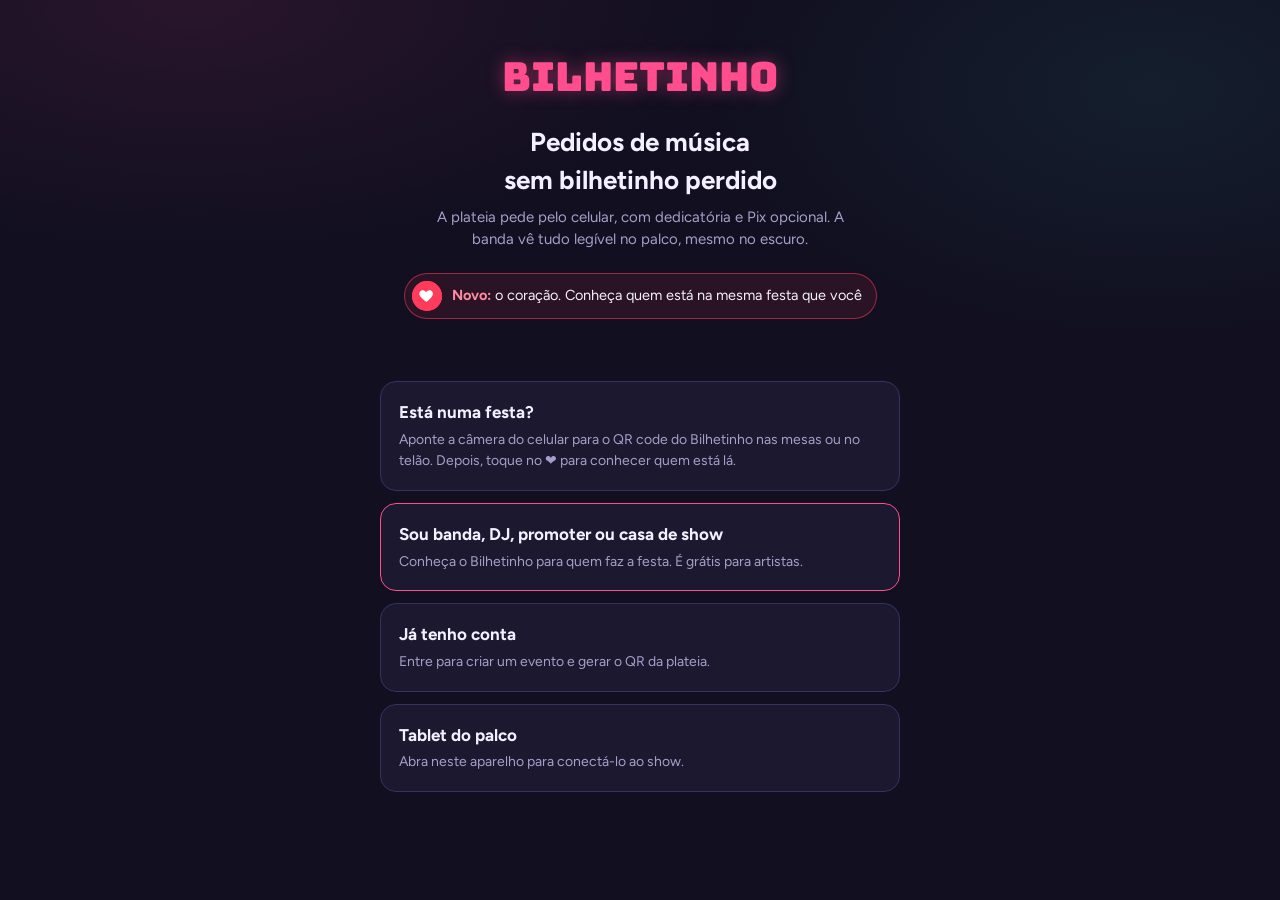
<file: index.html>
<!DOCTYPE html>
<html lang="pt-BR">
<head>
<meta charset="utf-8">
<meta name="viewport" content="width=device-width, initial-scale=1">
<meta name="theme-color" content="#1B1830">
<title>Bilhetinho · Peça sua música</title>
<meta name="description" content="Pedidos de música digitais para festas, bares e shows. A plateia pede pelo celular, a banda vê tudo legível no palco.">
<link rel="preconnect" href="https://fonts.googleapis.com">
<link href="https://fonts.googleapis.com/css2?family=Bungee&family=Figtree:wght@400;500;600;700;800&display=swap" rel="stylesheet">
<link rel="stylesheet" href="/assets/style.css">
<style>
.hero{padding:48px 20px 24px;text-align:center}
.hero .logo{font-size:40px}
.hero h1{font-size:26px;margin:18px auto 8px;max-width:22ch;text-wrap:balance}
.hero p{color:var(--muted);max-width:44ch;margin:0 auto}
.paths{display:grid;gap:12px;padding:20px;max-width:560px;margin:0 auto}
.path{display:block;text-decoration:none;color:var(--text);border:1px solid var(--line);background:var(--surface);border-radius:16px;padding:18px}
.path b{display:block;font-size:17px;margin-bottom:4px}
.path span{color:var(--muted);font-size:14px}
.path.main{border-color:var(--accent)}
</style>
</head>
<body>
<section class="hero">
  <div class="logo">Bilhetinho</div>
  <h1>Pedidos de música sem bilhetinho perdido</h1>
  <p>A plateia pede pelo celular, com dedicatória e Pix opcional. A banda vê tudo legível no palco, mesmo no escuro.</p>
  <div class="promo" style="margin-top:22px;cursor:default"><span class="mini-heart" aria-hidden="true"><svg viewBox="0 0 24 24"><path fill="currentColor" d="M12 21s-7.5-4.6-9.6-9.3C.9 8.3 3 4.5 6.7 4.5c2.1 0 3.6 1.2 4.4 2.5.2.3.6.3.8 0 .8-1.3 2.3-2.5 4.4-2.5 3.7 0 5.8 3.8 4.3 7.2C18.6 16.4 12 21 12 21z"/></svg></span><span><b>Novo:</b> o coração. Conheça quem está na mesma festa que você</span></div>
</section>
<section class="paths">
  <div class="path"><b>Está numa festa?</b><span>Aponte a câmera do celular para o QR code do Bilhetinho nas mesas ou no telão. Depois, toque no ❤ para conhecer quem está lá.</span></div>
  <a class="path main" href="/parceiros"><b>Sou banda, DJ, promoter ou casa de show</b><span>Conheça o Bilhetinho para quem faz a festa. É grátis para artistas.</span></a>
  <a class="path" href="/banda"><b>Já tenho conta</b><span>Entre para criar um evento e gerar o QR da plateia.</span></a>
  <a class="path" href="/palco"><b>Tablet do palco</b><span>Abra neste aparelho para conectá-lo ao show.</span></a>
</section>
</body>
</html>
</file>
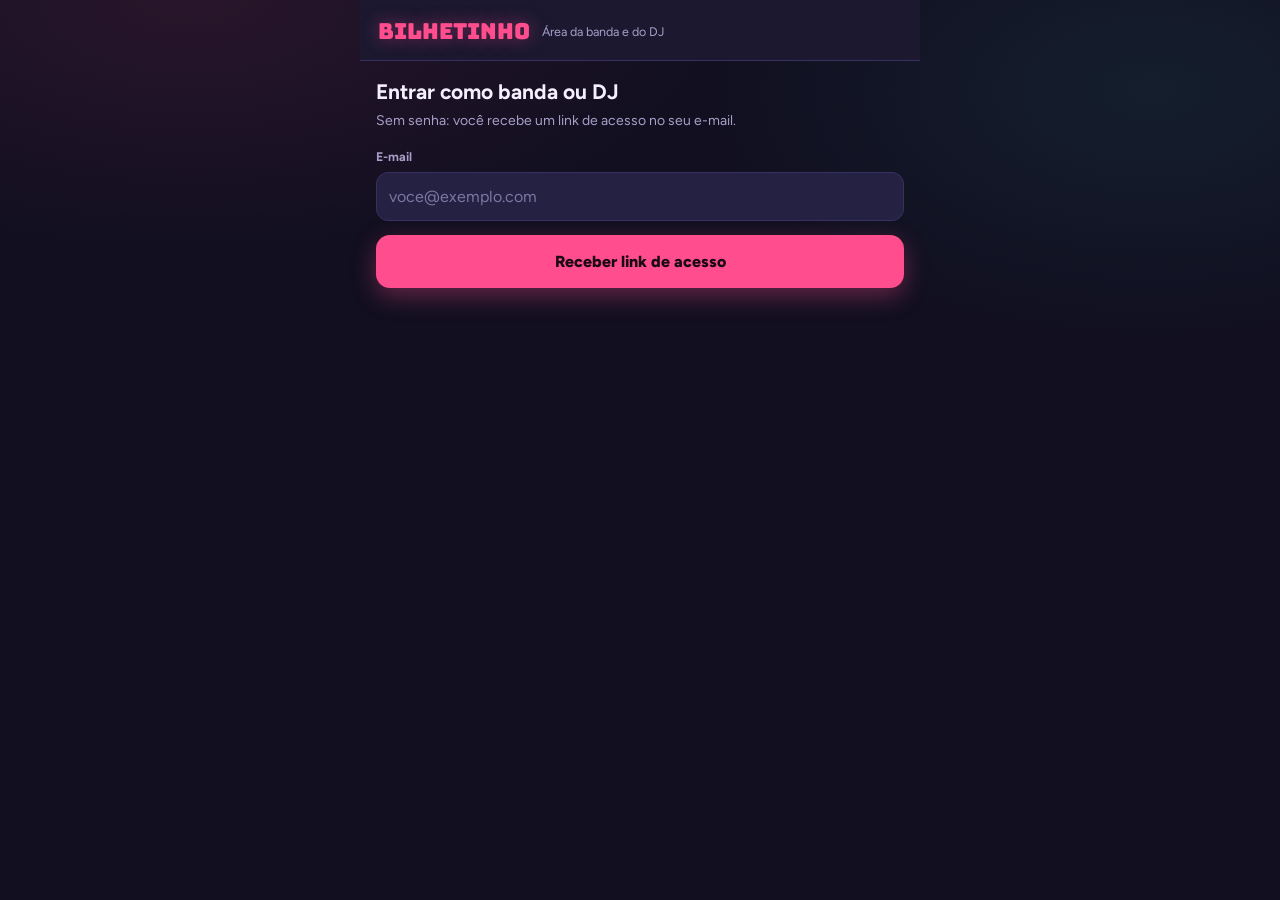
<file: banda.html>
<!DOCTYPE html>
<html lang="pt-BR">
<head>
<meta charset="utf-8">
<meta name="viewport" content="width=device-width, initial-scale=1, viewport-fit=cover">
<meta name="theme-color" content="#1B1830">
<title>Bilhetinho · Área da banda e do DJ</title>
<link rel="preconnect" href="https://fonts.googleapis.com">
<link href="https://fonts.googleapis.com/css2?family=Bungee&family=Figtree:wght@400;500;600;700;800&display=swap" rel="stylesheet">
<link rel="stylesheet" href="/assets/style.css">
<script src="/assets/vendor/supabase.js"></script>
<script src="/assets/vendor/qrcode.js"></script>
<style>
.ev-row{display:flex;gap:12px;align-items:center;width:100%;text-align:left;border:1px solid var(--line);background:var(--surface);border-radius:14px;padding:12px 14px;margin-bottom:8px}
.ev-row .d{flex:none;width:52px;text-align:center;border-right:1px solid var(--line);padding-right:10px}
.ev-row .d b{display:block;font-size:22px;line-height:1}
.ev-row .d span{font-size:11px;color:var(--muted);font-weight:700;text-transform:uppercase}
.ev-row .i{flex:1;min-width:0}
.ev-row .i b{display:block;font-size:15.5px}
.ev-row .i span{font-size:12.5px;color:var(--muted)}
.ev-row.live{border-color:var(--ok)}
.paper{background:#FBF7EF;color:#1B1530;border-radius:14px;padding:26px 22px 18px;text-align:center;box-shadow:0 20px 40px rgba(0,0,0,.45);position:relative;overflow:hidden;margin:6px 0 14px}
.paper::before{content:"";position:absolute;left:0;right:0;top:0;height:8px;background:repeating-linear-gradient(90deg,var(--accent) 0 40px,var(--accent-2) 40px 80px,var(--gold) 80px 120px)}
.paper .brand{font-family:var(--display);color:var(--accent);font-size:15px}
.paper h2{font-family:var(--display);font-weight:400;font-size:30px;line-height:1.05;margin:10px 0 4px;color:#1B1530}
.paper .evl{font-size:14.5px;font-weight:700}
.paper .when{font-size:13px;color:#5d5578}
.paper img{width:210px;height:210px;margin:14px auto 8px;display:block;image-rendering:pixelated}
.paper .how{font-size:14px;font-weight:600}
.paper .url{font-family:ui-monospace,Menlo,monospace;font-size:12px;color:#5d5578;margin-top:4px;word-break:break-all}
.paper .valid{margin-top:12px;font-size:11.5px;color:#7a7392;border-top:1px dashed #d8d0c0;padding-top:10px}
.btn-row{display:grid;grid-template-columns:1fr 1fr;gap:8px}
.okbig{width:64px;height:64px;border-radius:50%;background:var(--ok);display:grid;place-items:center;color:#06210f;font-size:30px;font-weight:800}
.back{background:none;border:0;color:var(--accent-2);font-weight:700;padding:0;margin-bottom:12px}
@media print{
  body{background:#fff}
  body *{visibility:hidden}
  .paper,.paper *{visibility:visible}
  .paper{position:absolute;left:50%;top:20mm;transform:translateX(-50%);width:120mm;box-shadow:none}
}
</style>
</head>
<body>
<div class="app">
  <header class="head" style="display:flex;align-items:center;gap:12px">
    <a class="logo" href="/">Bilhetinho</a>
    <span class="sub" style="margin:0" id="who">Área da banda e do DJ</span>
    <span style="flex:1"></span>
    <button type="button" class="chip-btn" id="logout" hidden>Sair</button>
  </header>
  <main class="body" id="body"><div class="center"><div class="spinner" aria-label="Carregando"></div></div></main>
</div>

<script type="module">
import { sb, configured, esc, brl, fmtDay, fmtTime, fmtDist, MODE_NAME, errMsg, qrDataUrl, toast, notConfigured } from "/assets/common.js";

const body = document.getElementById("body");
const params = new URLSearchParams(location.search);
let pairCode = params.get("pair");
let user = null, band = null, events = [];

if (!configured) notConfigured(body); else init();

async function init() {
  const { data: { session } } = await sb.auth.getSession();
  user = session && !session.user.is_anonymous ? session.user : null;
  if (!user) return loginView();
  document.getElementById("logout").hidden = false;
  document.getElementById("logout").onclick = async () => { await sb.auth.signOut(); location.href = "/banda"; };
  const { data } = await sb.from("bands").select("*").eq("id", user.id).maybeSingle();
  band = data;
  if (!band) return bandNameView();
  document.getElementById("who").textContent = band.name;
  await loadEvents();
  if (pairCode) return pairView();
  listView();
}

// Quando o link do e-mail é aberto, o Supabase avisa aqui e recarregamos.
sb?.auth.onAuthStateChange((evt, session) => {
  if (evt === "SIGNED_IN" && session && !session.user.is_anonymous && !user) init();
});

/* ---------- Login por e-mail ---------- */
function loginView(sentTo) {
  body.innerHTML = sentTo ? `
    <div class="center">
      <div class="okbig">✓</div>
      <h1 class="title">Confira seu e-mail</h1>
      <p>Mandamos um link de acesso para <b>${esc(sentTo)}</b>. Abra o e-mail <b>neste aparelho</b> e toque no link.</p>
      <p class="hint">Não chegou? Veja a caixa de spam ou tente de novo em um minuto.</p>
      <button class="ghost" type="button" id="again" style="max-width:280px">Usar outro e-mail</button>
    </div>` : `
    <h1 class="title">Entrar como banda ou DJ</h1>
    <p class="lead">${pairCode ? "Entre com o e-mail da banda ou do DJ para conectar o tablet do palco." : "Sem senha: você recebe um link de acesso no seu e-mail."}</p>
    <form id="loginForm" novalidate>
      <div class="field"><label for="email">E-mail</label><input class="inp" id="email" type="email" autocomplete="email" inputmode="email" placeholder="voce@exemplo.com" required></div>
      <button class="cta" type="submit" id="loginBtn">Receber link de acesso</button>
    </form>`;
  document.getElementById("again")?.addEventListener("click", () => loginView());
  document.getElementById("loginForm")?.addEventListener("submit", async e => {
    e.preventDefault();
    const email = document.getElementById("email").value.trim();
    if (!/^\S+@\S+\.\S+$/.test(email)) return toast("Digite um e-mail válido.", true);
    const btn = document.getElementById("loginBtn"); btn.disabled = true; btn.textContent = "Enviando…";
    const { error } = await sb.auth.signInWithOtp({ email, options: { emailRedirectTo: location.origin + "/banda" + location.search } });
    if (error) { btn.disabled = false; btn.textContent = "Receber link de acesso"; return toast(esc(errMsg(error)), true); }
    loginView(email);
  });
}

/* ---------- Nome da banda (primeiro acesso) ---------- */
function bandNameView() {
  body.innerHTML = `
    <h1 class="title">Bem-vindo ao Bilhetinho</h1>
    <p class="lead">Como você aparece para a plateia?</p>
    <form id="bandForm" novalidate>
      <div class="field"><label for="bname">Nome da banda ou do DJ</label><input class="inp" id="bname" maxlength="60" placeholder="Ex.: Banda Replay ou DJ Marcelo" required></div>
      <button class="cta" type="submit">Continuar</button>
    </form>`;
  document.getElementById("bandForm").addEventListener("submit", async e => {
    e.preventDefault();
    const name = document.getElementById("bname").value.trim();
    if (name.length < 2) return toast("Digite o nome da banda ou do DJ.", true);
    const { data, error } = await sb.rpc("save_band", { p_name: name });
    if (error) return toast(esc(errMsg(error)), true);
    band = data; init();
  });
}

/* ---------- Eventos ---------- */
async function loadEvents() {
  const { data } = await sb.from("events").select("*").eq("band_id", user.id).order("starts_at");
  events = data || [];
}
const isLive = ev => Date.now() >= new Date(ev.starts_at).getTime() - 3 * 3600e3 && Date.now() <= new Date(ev.ends_at).getTime() + 3600e3;
const isPast = ev => Date.now() > new Date(ev.ends_at).getTime() + 3600e3;
const eventUrl = ev => location.origin + "/e/" + ev.slug;

function evRow(ev) {
  const d = new Date(ev.starts_at);
  return `<button type="button" class="ev-row ${isLive(ev) ? "live" : ""}" data-ev="${ev.id}">
    <div class="d"><b>${String(d.getDate()).padStart(2, "0")}</b><span>${d.toLocaleDateString("pt-BR", { month: "short" }).replace(".", "")}</span></div>
    <div class="i"><b>${esc(ev.name)}</b><span>${esc(ev.venue || "Local a definir")} · ${fmtTime(ev.starts_at)} às ${fmtTime(ev.ends_at)}</span>
      ${isLive(ev) ? `<div><span class="pill tocada" style="margin-top:4px">Pedidos abertos</span></div>` : ""}</div>
  </button>`;
}

function listView() {
  history.replaceState(null, "", "/banda");
  const upcoming = events.filter(e => !isPast(e)), past = events.filter(isPast).reverse();
  body.innerHTML = `
    <h1 class="title">Seus eventos</h1>
    <p class="lead">Crie um evento para gerar o QR da plateia.</p>
    <button class="cta" type="button" id="newEv">Criar evento</button>
    <div class="sec">Próximos</div>
    ${upcoming.length ? upcoming.map(evRow).join("") : `<div class="empty">Nenhum evento marcado.</div>`}
    ${past.length ? `<details style="margin-top:12px"><summary>Eventos anteriores (${past.length})</summary><div style="margin-top:8px">${past.map(evRow).join("")}</div></details>` : ""}`;
  document.getElementById("newEv").addEventListener("click", createView);
  body.querySelectorAll("[data-ev]").forEach(b => b.addEventListener("click", () => detailView(events.find(e => e.id === b.dataset.ev))));
}

// Valor para <input type="datetime-local"> no fuso do aparelho.
function localInput(d) {
  const z = new Date(d.getTime() - d.getTimezoneOffset() * 60000);
  return z.toISOString().slice(0, 16);
}
function nextSaturday(hour) {
  const d = new Date(); d.setHours(hour, 0, 0, 0);
  d.setDate(d.getDate() + ((6 - d.getDay() + 7) % 7 || 7));
  return d;
}

function createView() {
  const s = nextSaturday(22), e = new Date(s.getTime() + 5 * 3600e3);
  const f = { mode: "prioridade", price: 30, limit: 2 };
  body.innerHTML = `
    <button class="back" type="button" id="back">← Voltar</button>
    <h1 class="title">Criar evento</h1>
    <p class="lead">Preencha uma vez. O QR da plateia fica pronto na hora.</p>
    <form id="evForm" novalidate>
      <div class="field"><label for="eName">Nome do evento</label><input class="inp" id="eName" maxlength="60" placeholder="Ex.: Flash Back Night" required></div>
      <div class="field"><label for="eVenue">Local</label><input class="inp" id="eVenue" maxlength="60" placeholder="Ex.: Clube Atlântico"></div>
      <div class="row-half">
        <div class="field"><label for="eStart">Começa</label><input class="inp" type="datetime-local" id="eStart" value="${localInput(s)}"></div>
        <div class="field"><label for="eEnd">Termina</label><input class="inp" type="datetime-local" id="eEnd" value="${localInput(e)}"></div>
      </div>
      <p class="hint" style="margin:-6px 0 14px">Os pedidos abrem 3 horas antes do início e fecham 1 hora depois do fim. Para testar agora, ponha o início para hoje.</p>
      <div class="field"><label for="eMode">Regra do Pix</label>
        <select class="inp" id="eMode">${Object.keys(MODE_NAME).map(k => `<option value="${k}" ${k === f.mode ? "selected" : ""}>${MODE_NAME[k]}</option>`).join("")}</select>
        <span class="hint">Dá para mudar durante o show, no tablet do palco.</span>
      </div>
      <div class="row-half" id="ffBox" hidden>
        <div class="field"><label for="ePrice">Valor do fura-fila</label><select class="inp" id="ePrice">${[20, 30, 50, 100].map(v => `<option value="${v}" ${v === 30 ? "selected" : ""}>${brl(v)}</option>`).join("")}</select></div>
        <div class="field"><label for="eLimit">Limite</label><select class="inp" id="eLimit">${[1, 2, 3, 5].map(v => `<option value="${v}" ${v === 2 ? "selected" : ""}>${v} por hora</option>`).join("")}</select></div>
      </div>
      <button class="cta" type="submit" id="evBtn">Criar evento</button>
    </form>`;
  document.getElementById("back").addEventListener("click", listView);
  document.getElementById("eMode").addEventListener("change", e => document.getElementById("ffBox").hidden = e.target.value !== "furafila");
  document.getElementById("evForm").addEventListener("submit", async e => {
    e.preventDefault();
    const name = document.getElementById("eName").value.trim();
    const start = new Date(document.getElementById("eStart").value), end = new Date(document.getElementById("eEnd").value);
    if (name.length < 2) return toast("Dê um nome ao evento.", true);
    if (isNaN(start) || isNaN(end)) return toast("Confira a data e o horário.", true);
    if (end <= start) return toast("O fim precisa ser depois do início.", true);
    const btn = document.getElementById("evBtn"); btn.disabled = true; btn.textContent = "Criando…";
    const { data, error } = await sb.rpc("create_event", {
      p_name: name, p_venue: document.getElementById("eVenue").value.trim(),
      p_starts: start.toISOString(), p_ends: end.toISOString(),
      p_pix_mode: document.getElementById("eMode").value,
      p_ff_price: +document.getElementById("ePrice").value, p_ff_limit: +document.getElementById("eLimit").value
    });
    if (error) { btn.disabled = false; btn.textContent = "Criar evento"; return toast(esc(errMsg(error)), true); }
    await loadEvents();
    toast("Evento criado! O <b>QR da plateia</b> está pronto.");
    detailView(data);
  });
}

function detailView(ev) {
  const url = eventUrl(ev);
  body.innerHTML = `
    <button class="back" type="button" id="back">← Seus eventos</button>
    <h1 class="title">${esc(ev.name)}</h1>
    <p class="lead">${esc(ev.venue || "")}${ev.venue ? " · " : ""}${fmtDay(ev.starts_at)}, ${fmtTime(ev.starts_at)} às ${fmtTime(ev.ends_at)} · ${MODE_NAME[ev.pix_mode]}${ev.pix_mode === "furafila" ? " " + brl(ev.ff_price) : ""}</p>
    <div class="paper">
      <div class="brand">Bilhetinho</div>
      <h2>Peça sua música</h2>
      <div class="evl">${esc(ev.name)} · ${esc(band.name)}</div>
      <div class="when">${esc(ev.venue || "")}${ev.venue ? " · " : ""}${fmtDay(ev.starts_at)}</div>
      <img alt="QR code da plateia" src="${qrDataUrl(url, 8)}">
      <div class="how">Aponte a câmera. Não precisa instalar nada.</div>
      <div class="url">${esc(url.replace(/^https?:\/\//, ""))}</div>
      <div class="valid">Vale só durante a festa: ${fmtDay(ev.starts_at)}, das ${fmtTime(ev.starts_at)} às ${fmtTime(ev.ends_at)}</div>
    </div>
    <div class="btn-row" style="margin-bottom:8px">
      <button class="btn go" type="button" id="imgTv" style="padding:12px">📺 Imagem para o telão</button>
      <button class="btn go" type="button" id="imgStory" style="padding:12px">📱 Imagem para o story</button>
    </div>
    <div class="btn-row">
      <button class="btn" type="button" id="print" style="padding:12px">🖨️ Imprimir QR</button>
      <button class="btn" type="button" id="copy" style="padding:12px">Copiar link</button>
    </div>
    <div class="sec">No dia do show</div>
    <div class="card-box">
      <b>❤ Local da festa (para o coração)</b>
      <p class="meta" style="margin:4px 0 10px" id="venueInfo">${venueText(ev)}</p>
      <button class="btn" type="button" id="venueHere" style="width:100%;padding:12px">📍 Registrar o local da festa aqui</button>
      <p class="hint" style="margin:8px 0 0">Faça isso no local do show, pelo celular: o GPS do celular é mais preciso que o de um computador.</p>
    </div>
    <div class="card-box">
      <b>Conectar o tablet do palco</b>
      <p class="meta" style="margin:4px 0 0">No tablet, abra <b>${esc(location.host)}/palco</b>. Depois aponte a câmera deste celular para o QR que aparecer lá.</p>
    </div>
    <a class="ghost" style="display:block;text-align:center;text-decoration:none;color:var(--text)" href="/palco?evento=${ev.id}">Abrir o palco neste aparelho</a>
    <a class="ghost" style="display:block;text-align:center;text-decoration:none;color:var(--text)" href="${esc(url)}" target="_blank" rel="noopener">Ver como a plateia vê</a>`;
  document.getElementById("back").addEventListener("click", listView);
  document.getElementById("print").addEventListener("click", () => window.print());
  document.getElementById("imgTv").addEventListener("click", () => qrImage(ev, url, 1920, 1080));
  document.getElementById("imgStory").addEventListener("click", () => qrImage(ev, url, 1080, 1920));
  document.getElementById("venueHere").addEventListener("click", () => registerVenue(ev));
  document.getElementById("copy").addEventListener("click", async e => {
    try { await navigator.clipboard.writeText(url); e.target.textContent = "Link copiado"; } catch (_) { toast(esc(url)); }
  });
  window.scrollTo(0, 0);
}

// Gera uma imagem pronta com o QR da plateia: 1920x1080 (telão/TV) ou 1080x1920 (story).
async function qrImage(ev, url, W, H) {
  try { await document.fonts.load("80px Bungee"); } catch (_) {}
  const c = document.createElement("canvas"); c.width = W; c.height = H;
  const g = c.getContext("2d");
  const bg = g.createLinearGradient(0, 0, W, H);
  bg.addColorStop(0, "#1B1830"); bg.addColorStop(1, "#110F20");
  g.fillStyle = bg; g.fillRect(0, 0, W, H);
  // faixa colorida no topo
  const stripe = ["#FF4D8D", "#3AD6C9", "#FFC24B"];
  for (let x = 0, i = 0; x < W; x += 80, i++) { g.fillStyle = stripe[i % 3]; g.fillRect(x, 0, 80, 14); }
  const qr = new Image();
  qr.src = qrDataUrl(url, 16);
  await qr.decode();
  const landscape = W > H;
  const q = landscape ? 720 : 760;                 // tamanho do QR
  const qx = landscape ? W - q - 150 : (W - q) / 2;
  const qy = landscape ? (H - q) / 2 + 10 : 760;
  g.fillStyle = "#ffffff";
  g.beginPath(); g.roundRect(qx - 30, qy - 30, q + 60, q + 60, 36); g.fill();
  g.imageSmoothingEnabled = false;
  g.drawImage(qr, qx, qy, q, q);
  const tx = landscape ? 150 : W / 2;
  const maxW = landscape ? qx - 30 - tx - 60 : W - 120;   // o texto nunca encosta no QR
  g.textAlign = landscape ? "left" : "center";
  g.fillStyle = "#FF4D8D"; g.font = "56px Bungee, Impact, sans-serif";
  g.fillText("BILHETINHO", tx, landscape ? 250 : 210, maxW);
  g.fillStyle = "#F4F0FF"; g.font = (landscape ? "120px" : "112px") + " Bungee, Impact, sans-serif";
  g.fillText("PEÇA SUA", tx, landscape ? 420 : 380, maxW);
  g.fillText("MÚSICA", tx, landscape ? 550 : 500, maxW);
  g.font = "600 46px Figtree, system-ui, sans-serif"; g.fillStyle = "#D9D2F3";
  const line = `${ev.name} · ${band.name}`;
  g.fillText(line.length > 40 ? line.slice(0, 39) + "…" : line, tx, landscape ? 650 : 600, maxW);
  g.font = "700 50px Figtree, system-ui, sans-serif"; g.fillStyle = "#3AD6C9";
  g.fillText("Aponte a câmera do celular", tx, landscape ? 790 : 685, maxW);
  g.font = "500 38px Figtree, system-ui, sans-serif"; g.fillStyle = "#A69FC8";
  g.fillText("Com dedicatória e Pix. Sem instalar nada.", tx, landscape ? 860 : H - 200, maxW);
  if (!landscape) { g.font = "600 34px ui-monospace, Menlo, monospace"; g.fillText(url.replace(/^https?:\/\//, ""), tx, H - 140); }
  const blob = await new Promise(r => c.toBlob(r, "image/png"));
  const a = document.createElement("a");
  a.href = URL.createObjectURL(blob);
  a.download = `bilhetinho-${ev.slug}-${landscape ? "telao" : "story"}.png`;
  document.body.appendChild(a); a.click(); a.remove();
  toast(landscape ? "Imagem do telão baixada. Mostre entre uma música e outra, ou deixe num canto da tela." : "Imagem do story baixada. Poste antes e durante o show.");
}

function venueText(ev) {
  if (ev.venue_lat == null) return "Ainda não registrado. Sem ele, o coração da plateia fica desligado.";
  const m = Math.round((Date.now() - new Date(ev.venue_set_at)) / 60000);
  const when = m < 1 ? "agora" : m < 60 ? `há ${m} min` : m < 1440 ? `há ${Math.floor(m / 60)} h` : fmtDay(ev.venue_set_at);
  return `Registrado ${when}${ev.venue_acc != null ? `, com precisão de ± ${fmtDist(ev.venue_acc)}` : ""}.`;
}
function registerVenue(ev) {
  const btn = document.getElementById("venueHere");
  if (!navigator.geolocation) return toast("Este navegador não informa a localização.", true);
  btn.disabled = true; btn.textContent = "Pegando a localização…";
  navigator.geolocation.getCurrentPosition(async pos => {
    const acc = pos.coords.accuracy;
    const { error } = await sb.rpc("set_venue_location", { p_event: ev.id, p_lat: pos.coords.latitude, p_lng: pos.coords.longitude, p_accuracy: acc });
    btn.disabled = false; btn.textContent = "📍 Registrar o local da festa aqui";
    if (error) return toast(esc(errMsg(error)), true);
    Object.assign(ev, { venue_lat: pos.coords.latitude, venue_lng: pos.coords.longitude, venue_acc: acc, venue_set_at: new Date().toISOString() });
    document.getElementById("venueInfo").textContent = venueText(ev);
    if (acc > 150) toast(`Registrado, mas o sinal está fraco (± ${fmtDist(acc)}). Vá para um lugar mais aberto e toque de novo.`, true);
    else toast(`Local da festa registrado (± ${fmtDist(acc)}). O coração já está liberado.`);
  }, err => {
    btn.disabled = false; btn.textContent = "📍 Registrar o local da festa aqui";
    toast(err.code === 1 ? "Libere a localização para este site no navegador e tente de novo." : "Não conseguimos a localização. Tente de novo num lugar mais aberto.", true);
  }, { enableHighAccuracy: true, timeout: 20000, maximumAge: 0 });
}

/* ---------- Pareamento do tablet ---------- */
function pairView() {
  const open = events.filter(e => !isPast(e));
  if (!open.length) {
    body.innerHTML = `<div class="center"><h1 class="title">Crie um evento primeiro</h1><p>Para conectar o tablet, você precisa ter um evento marcado.</p><button class="cta" type="button" id="mk" style="max-width:280px">Criar evento</button></div>`;
    document.getElementById("mk").addEventListener("click", () => { pairCode = null; createView(); });
    return;
  }
  const def = open.find(isLive) || open[0];
  body.innerHTML = `
    <h1 class="title">Conectar o tablet do palco</h1>
    <p class="lead">Escolha o show. O tablet passa a mostrar os pedidos dele.</p>
    <div class="field"><label for="pEv">Evento</label>
      <select class="inp" id="pEv">${open.map(e => `<option value="${e.id}" ${e.id === def.id ? "selected" : ""}>${esc(e.name)} · ${fmtDay(e.starts_at)}</option>`).join("")}</select></div>
    <button class="cta" type="button" id="pBtn">Conectar tablet</button>
    <button class="ghost" type="button" id="pCancel">Cancelar</button>`;
  document.getElementById("pCancel").addEventListener("click", () => { pairCode = null; listView(); });
  document.getElementById("pBtn").addEventListener("click", async () => {
    const btn = document.getElementById("pBtn"); btn.disabled = true; btn.textContent = "Conectando…";
    const { error } = await sb.rpc("approve_pairing", { p_code: pairCode, p_event: document.getElementById("pEv").value });
    if (error) { btn.disabled = false; btn.textContent = "Conectar tablet"; return toast(esc(errMsg(error)), true); }
    pairCode = null; history.replaceState(null, "", "/banda");
    body.innerHTML = `<div class="center"><div class="okbig">✓</div><h1 class="title">Tablet conectado!</h1><p>Os pedidos da plateia já aparecem no tablet do palco. Bom show!</p><button class="ghost" type="button" id="ok" style="max-width:280px">Voltar aos eventos</button></div>`;
    document.getElementById("ok").addEventListener("click", listView);
  });
}
</script>
</body>
</html>
</file>
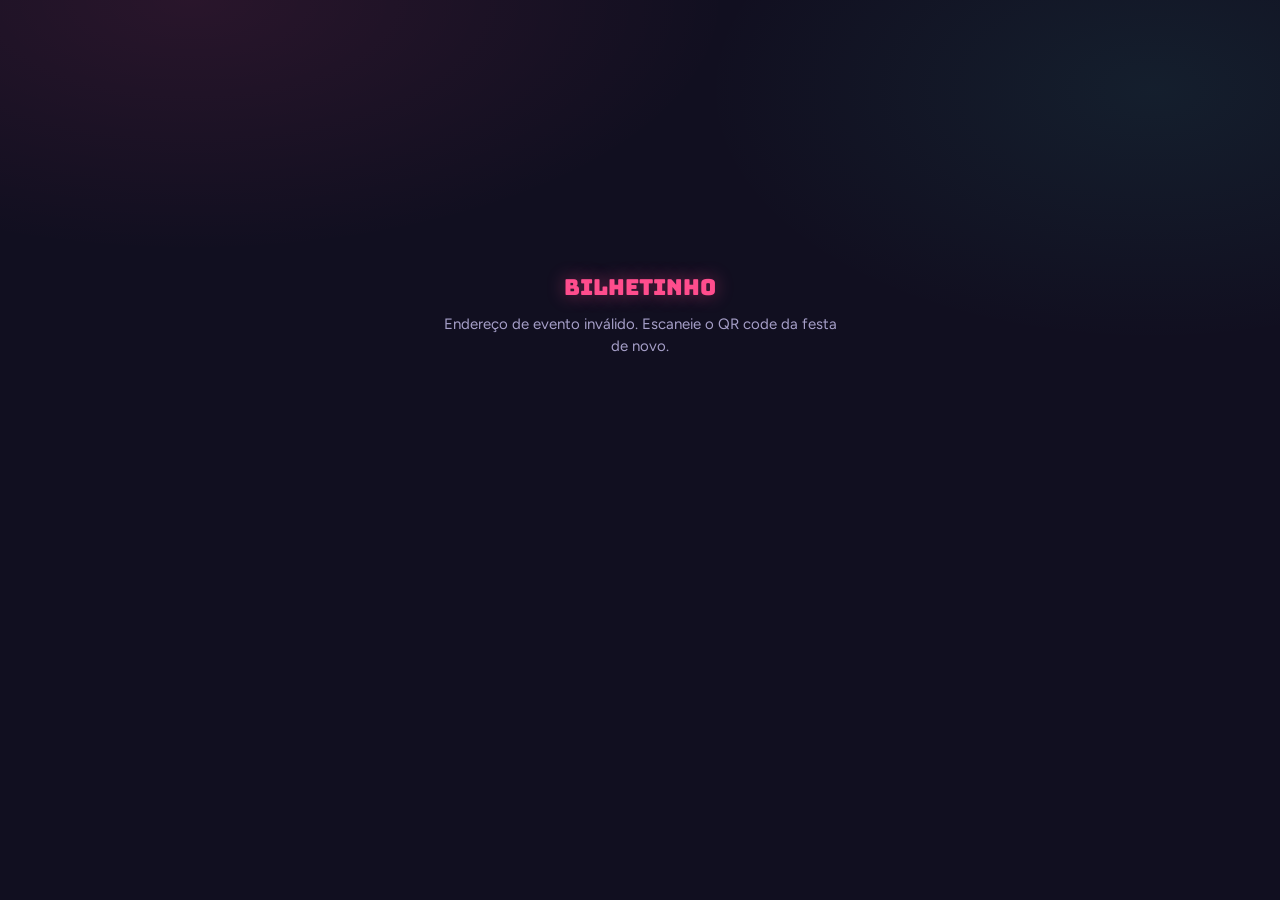
<file: e.html>
<!DOCTYPE html>
<html lang="pt-BR">
<head>
<meta charset="utf-8">
<meta name="viewport" content="width=device-width, initial-scale=1, viewport-fit=cover">
<meta name="theme-color" content="#1B1830">
<title>Bilhetinho · Peça sua música</title>
<link rel="preconnect" href="https://fonts.googleapis.com">
<link href="https://fonts.googleapis.com/css2?family=Bungee&family=Figtree:wght@400;500;600;700;800&display=swap" rel="stylesheet">
<link rel="stylesheet" href="/assets/style.css">
<script src="/assets/vendor/supabase.js"></script>
<script src="/assets/vendor/qrcode.js"></script>
</head>
<body>
<div class="app" id="app">
  <div class="center"><div class="spinner" aria-label="Carregando"></div></div>
</div>

<script type="module">
import { sb, configured, ensureSession, esc, norm, brl, ago, fmtDay, fmtTime, MODE_NAME, STATUS_TXT,
         eventWindow, errMsg, qrDataUrl, toast, store, notConfigured, voteIcon, CATALOG,
         money, pixSplit, SERVICE_FEE, FF_COMMISSION } from "/assets/common.js";
import { createHeart } from "/assets/coracao.js";

const app = document.getElementById("app");
const slug = (location.pathname.match(/\/e\/([^/?#]+)/) || [])[1] || new URLSearchParams(location.search).get("s");

let ev = null, me = null, reqs = [], myVotes = new Set(), tab = "pedir";
let draft = { song: null, query: "", msg: "", tip: 0, ff: false };
// O nome fica guardado no aparelho entre eventos; a mesa é perguntada em cada evento.
const profile = { name: (store("perfil") || {}).name || "", mesa: "" };
let needsProfile = false;
let heart = null;

function fatal(msg) {
  app.innerHTML = `<div class="center"><a class="logo" href="/">Bilhetinho</a><p>${msg}</p></div>`;
}

init();
async function init() {
  if (!configured) return notConfigured(app);
  if (!slug) return fatal("Endereço de evento inválido. Escaneie o QR code da festa de novo.");
  try { me = (await ensureSession()).user.id; }
  catch (e) { return fatal("Não foi possível entrar. " + esc(errMsg(e))); }

  const { data, error } = await sb.from("events").select("*, bands(name)").eq("slug", decodeURIComponent(slug)).maybeSingle();
  if (error || !data) return fatal("Evento não encontrado. Confira o QR code.");
  ev = data;
  profile.mesa = store("mesa_" + ev.id) || "";
  needsProfile = eventWindow(ev) !== "depois" && (!profile.name.trim() || !store("entrou_" + ev.id));

  app.innerHTML = `
    <header class="head">
      <div class="ev" id="evName"></div>
      <div class="sub" id="evSub"></div>
    </header>
    <main class="body" id="body"></main>
    <nav class="nav" aria-label="Menu"><div class="nav-in" role="tablist">
      <button role="tab" data-tab="pedir" type="button"><svg viewBox="0 0 24 24" fill="none" stroke="currentColor" stroke-width="2" stroke-linecap="round" stroke-linejoin="round"><path d="M9 18V5l12-2v13"/><circle cx="6" cy="18" r="3"/><circle cx="18" cy="16" r="3"/></svg>Pedir</button>
      <button role="tab" data-tab="fila" type="button"><svg viewBox="0 0 24 24" fill="none" stroke="currentColor" stroke-width="2" stroke-linecap="round"><path d="M8 6h13M8 12h13M8 18h13M3 6h.01M3 12h.01M3 18h.01"/></svg>Fila</button>
      <button role="tab" data-tab="coracao" type="button" class="nav-heart" aria-label="Coração: conhecer quem está na festa"><span class="heart-core"><svg viewBox="0 0 24 24" aria-hidden="true"><path fill="currentColor" d="M12 21s-7.5-4.6-9.6-9.3C.9 8.3 3 4.5 6.7 4.5c2.1 0 3.6 1.2 4.4 2.5.2.3.6.3.8 0 .8-1.3 2.3-2.5 4.4-2.5 3.7 0 5.8 3.8 4.3 7.2C18.6 16.4 12 21 12 21z"/></svg></span></button>
      <button role="tab" data-tab="meus" type="button"><svg viewBox="0 0 24 24" fill="none" stroke="currentColor" stroke-width="2" stroke-linecap="round" stroke-linejoin="round"><path d="M4 4h16v12H7l-3 4z"/></svg>Meus<span class="count" id="myCount" hidden></span></button>
      <button role="tab" data-tab="voce" type="button"><svg viewBox="0 0 24 24" fill="none" stroke="currentColor" stroke-width="2" stroke-linecap="round" stroke-linejoin="round"><circle cx="12" cy="8" r="4"/><path d="M4 21c0-4 4-6 8-6s8 2 8 6"/></svg>Você</button>
    </div></nav>
    <div class="sheet" id="sheet" hidden><div class="sheet-card" id="sheetCard"></div></div>`;
  document.querySelectorAll(".nav button").forEach(b => b.addEventListener("click", () => { tab = b.dataset.tab; render(); }));
  header();

  await Promise.all([loadReqs(), loadVotes()]);
  heart = createHeart({
    getEv: () => ev, me, getBody: body, isOpen: () => tab === "coracao",
    getName: () => profile.name, getMesa: () => profile.mesa,
    afterSongRequest: async () => { await Promise.all([loadReqs(), loadVotes()]); updateCount(); },
    setBadge: on => document.querySelector(".nav-heart")?.classList.toggle("has-news", on)
  });
  heart.listen();
  render();

  sb.channel("plateia-" + ev.id)
    .on("postgres_changes", { event: "*", schema: "public", table: "requests", filter: "event_id=eq." + ev.id }, onReqChange)
    .on("postgres_changes", { event: "UPDATE", schema: "public", table: "events", filter: "id=eq." + ev.id }, p => {
      const old = ev.pix_mode;
      ev = { ...ev, ...p.new };
      header();
      if (tab === "pedir") renderPedir();
      if (old !== ev.pix_mode) toast(`${artist()} mudou a regra do Pix: <b>${MODE_NAME[ev.pix_mode]}</b>.`);
    })
    .subscribe();
  // Ao voltar para o app (tela bloqueada etc.), recarrega a fila.
  document.addEventListener("visibilitychange", async () => { if (!document.hidden) { await loadReqs(); refresh(); } });
}

async function loadReqs() {
  const { data } = await sb.from("requests").select("*").eq("event_id", ev.id).order("created_at");
  reqs = data || [];
}
async function loadVotes() {
  const { data } = await sb.from("votes").select("request_id");
  myVotes = new Set((data || []).map(v => v.request_id));
}

function header() {
  document.getElementById("evName").textContent = ev.name;
  const w = eventWindow(ev);
  const status = w === "aberto" ? `<span class="badge-in">Pedidos abertos</span>`
               : w === "antes" ? `<span class="badge-off">Abre em ${fmtDay(ev.starts_at)}, ${fmtTime(ev.starts_at)}</span>`
               : `<span class="badge-off">Evento encerrado</span>`;
  document.getElementById("evSub").innerHTML = `${status} · ${esc(ev.bands?.name || "")}${ev.venue ? " · " + esc(ev.venue) : ""}`;
}

function onReqChange(p) {
  if (p.eventType === "INSERT") { if (!reqs.some(r => r.id === p.new.id)) reqs.push(p.new); }
  else if (p.eventType === "UPDATE") {
    const i = reqs.findIndex(r => r.id === p.new.id);
    const before = i >= 0 ? reqs[i] : null;
    if (i >= 0) reqs[i] = p.new; else reqs.push(p.new);
    if (p.new.user_id === me && before && before.status !== p.new.status) {
      const s = p.new.song;
      if (p.new.status === "tocando") toast(`${artist()} vai tocar <b>${esc(s)}</b> agora!`);
      else if (p.new.status === "nao") toast(`${artist()} não tem <b>${esc(s)}</b> no repertório hoje. Que tal pedir outra?`);
      else if (p.new.status === "tocada") toast(`<b>${esc(s)}</b> foi tocada. Valeu pelo pedido!`);
    }
  } else if (p.eventType === "DELETE") { reqs = reqs.filter(r => r.id !== p.old.id); }
  refresh();
}

// Atualiza a aba aberta sem apagar o que a pessoa está digitando.
function refresh() {
  if (needsProfile) return;
  updateCount();
  if (tab === "fila") renderFila();
  else if (tab === "meus") renderMeus();
}

function updateCount() {
  const n = reqs.filter(r => r.user_id === me).length;
  const c = document.getElementById("myCount");
  c.hidden = !n; c.textContent = n;
}

function render() {
  const nav = document.querySelector(".nav");
  if (needsProfile) { nav.hidden = true; renderPerfil(false); return; }
  nav.hidden = false;
  document.querySelectorAll(".nav button").forEach(b => b.setAttribute("aria-selected", String(b.dataset.tab === tab)));
  updateCount();
  if (tab === "pedir") renderPedir(); else if (tab === "fila") renderFila();
  else if (tab === "coracao") renderCoracao(); else if (tab === "voce") renderPerfil(true, true); else renderMeus();
  window.scrollTo(0, 0);
}

const body = () => document.getElementById("body");
// Nome da banda ou do DJ, como o público conhece.
const artist = () => esc(ev?.bands?.name || "o artista");
const findActive = song => reqs.find(r => norm(r.song) === norm(song) && (r.status === "fila" || r.status === "tocando"));

/* ---------- Primeiro uso: nome e mesa ---------- */
function renderPerfil(changing, inTab = false) {
  body().innerHTML = `
    <h1 class="title">${changing ? "Trocar nome ou mesa" : `Como você quer aparecer para ${artist()}?`}</h1>
    <p class="lead">${changing ? "Vale para os próximos pedidos." : "É só desta vez. Nos próximos pedidos você não precisa digitar de novo."}</p>
    <form id="perfilForm" novalidate>
      <div class="row2">
        <div class="field"><label for="pName">Seu nome</label><input class="inp" id="pName" maxlength="30" autocomplete="given-name" value="${esc(profile.name)}" required></div>
        <div class="field"><label for="pMesa">Mesa</label><input class="inp" id="pMesa" maxlength="6" inputmode="numeric" placeholder="opcional" value="${esc(profile.mesa)}"></div>
      </div>
      <button class="cta" type="submit">${changing ? "Salvar" : "Entrar na festa"}</button>
      ${changing && !inTab ? `<button class="ghost" type="button" id="pCancel">Cancelar</button>` : ""}
    </form>
    ${inTab ? `<div class="danger-zone">
      <b>Sair e apagar meus dados</b>
      <p>Apaga seu perfil do coração (foto, curtidas e matches), esquece seu nome e sua mesa neste celular e desconecta você. Os pedidos de música já enviados continuam na fila, mas deixam de ficar ligados a você.</p>
      <button type="button" class="btn-danger" id="wipeBtn">Sair e apagar meus dados</button>
    </div>` : ""}`;
  const nameInp = document.getElementById("pName");
  if (!profile.name) nameInp.focus();
  document.getElementById("pMesa").addEventListener("input", e => { e.target.value = e.target.value.replace(/[^0-9a-zA-Z]/g, ""); });
  document.getElementById("pCancel")?.addEventListener("click", () => render());
  document.getElementById("wipeBtn")?.addEventListener("click", wipeAll);
  document.getElementById("perfilForm").addEventListener("submit", e => {
    e.preventDefault();
    const name = nameInp.value.trim();
    if (!name) { toast(`Digite seu nome para ${artist()} saber de quem é o pedido.`, true); nameInp.focus(); return; }
    profile.name = name;
    profile.mesa = document.getElementById("pMesa").value.trim();
    store("perfil", { name: profile.name });
    store("mesa_" + ev.id, profile.mesa);
    store("entrou_" + ev.id, true);
    needsProfile = false;
    tab = "pedir"; render();
  });
  window.scrollTo(0, 0);
}

/* ---------- Sair e apagar meus dados ---------- */
async function wipeAll() {
  const btn = document.getElementById("wipeBtn");
  if (!btn.dataset.sure) { btn.dataset.sure = "1"; btn.textContent = "Toque de novo para apagar tudo"; return; }
  btn.disabled = true; btn.textContent = "Apagando…";
  try {
    await heart.wipe();
    try {
      Object.keys(localStorage).filter(k => k === "bh_perfil" || k.startsWith("bh_mesa_") || k.startsWith("bh_entrou_"))
        .forEach(k => localStorage.removeItem(k));
    } catch (_) {}
    await sb.auth.signOut();
    app.innerHTML = `<div class="center"><div class="okbig">✓</div><h1 class="title">Pronto, seus dados foram apagados</h1>
      <p>Se abrir o QR da festa de novo, você entra como uma pessoa nova.</p>
      <a class="ghost" href="/" style="max-width:260px;display:block;text-align:center;text-decoration:none;color:var(--text)">Ir para o início</a></div>`;
  } catch (e) {
    toast(esc(errMsg(e)), true);
    btn.disabled = false; btn.dataset.sure = ""; btn.textContent = "Sair e apagar meus dados";
  }
}

/* ---------- Coração (assets/coracao.js) ---------- */
function renderCoracao() { heart.render(); }

/* ---------- Pedir ---------- */
function ffUsedThisHour() {
  const h = Date.now() - 3600e3;
  return reqs.filter(r => r.ff && r.tip_status !== "none" && new Date(r.created_at) > h).length;
}
function ruleText() {
  if (ev.pix_mode === "destaque") return `<b>${artist()}:</b> o Pix vai direto para o artista e destaca seu pedido na tela. A ordem continua pelos votos.`;
  if (ev.pix_mode === "prioridade") return `<b>${artist()}:</b> pedidos com Pix ganham uma pequena prioridade na fila (valem 2 votos a mais). Quem decide o que toca é o artista.`;
  const left = Math.max(0, ev.ff_limit - ffUsedThisHour());
  return `<b>${artist()}:</b> o fura-fila custa ${brl(ev.ff_price)} e coloca seu pedido no topo. Limite de ${ev.ff_limit} por hora: ${left ? (left === 1 ? "resta 1" : "restam " + left) : "esgotado nesta hora"}.`;
}
function tipOptions() {
  if (ev.pix_mode !== "furafila") return [0, 5, 10, 20].map(v => ({ v, label: v ? "R$ " + v : "Sem Pix" }));
  const full = ffUsedThisHour() >= ev.ff_limit;
  return [{ v: 0, label: "Sem Pix" }, { v: 5, label: "R$ 5", sub: "gorjeta" }, { v: 10, label: "R$ 10", sub: "gorjeta" },
          { v: ev.ff_price, label: "R$ " + ev.ff_price, sub: full ? "esgotado" : "fura-fila", ff: true, off: full }];
}
function sendLabel() {
  if (!draft.tip) return "Enviar pedido";
  const { paga } = pixSplit(draft.tip, draft.ff);
  return draft.ff ? `Pedir com fura-fila (${money(paga)})` : `Enviar pedido + Pix (${money(paga)})`;
}
// Linha que explica para onde vai o dinheiro do Pix escolhido.
function pixSummary() {
  if (!draft.tip) return "";
  const { paga, banda } = pixSplit(draft.tip, draft.ff);
  return draft.ff
    ? `Você paga <b>${money(paga)}</b>. ${artist()} recebe ${money(banda)}.`
    : `Você paga <b>${money(paga)}</b>: ${money(banda)} para ${artist()} + ${money(paga - banda)} de taxa de serviço (${Math.round(SERVICE_FEE * 100)}%).`;
}

function renderPedir() {
  const w = eventWindow(ev);
  if (w !== "aberto") {
    body().innerHTML = `
      <div class="center" style="min-height:55vh">
        <h1 class="title">${w === "antes" ? "Os pedidos ainda não abriram" : "Este evento terminou"}</h1>
        <p>${w === "antes" ? `Os pedidos abrem em ${fmtDay(ev.starts_at)}, às ${fmtTime(new Date(new Date(ev.starts_at).getTime() - 3 * 3600e3))}. Volte por este mesmo QR code.` : `Obrigado por participar da ${esc(ev.name)}! Seus pedidos continuam na aba <b>Meus</b>.`}</p>
      </div>`;
    return;
  }
  if (draft.ff && ev.pix_mode !== "furafila") { draft.ff = false; draft.tip = 0; }
  body().innerHTML = `
    <h1 class="title">Pedir uma música</h1>
    <div class="me-line">Pedindo como <b>${esc(profile.name)}</b>${profile.mesa ? " · mesa " + esc(profile.mesa) : ""} · <button type="button" id="chgMe">Trocar</button></div>
    <div class="field">
      <label for="fSong">Música</label>
      <div id="songSlot"></div>
    </div>
    <div class="field">
      <label for="fMsg">Dedicatória (opcional)</label>
      <input class="inp" id="fMsg" maxlength="80" placeholder="Ex.: Pra turma de 1989, mesa 4" value="${esc(draft.msg)}">
      <div class="hint r" id="msgCount">${draft.msg.length}/80</div>
    </div>
    <div class="field">
      <span class="lbl" id="tipLbl">Pix para ${artist()} (opcional)</span>
      <div class="rule-banner">${ruleText()}</div>
      <div class="tips" role="group" aria-labelledby="tipLbl">
        ${tipOptions().map(o => `<button type="button" data-tip="${o.v}" data-ff="${o.ff ? 1 : 0}" aria-pressed="${draft.tip === o.v && draft.ff === !!o.ff}" ${o.off ? "disabled" : ""}>${o.label}${o.sub ? `<small>${o.sub}</small>` : ""}</button>`).join("")}
      </div>
      <div class="hint" id="pixSum" style="margin-top:8px;font-size:13px">${pixSummary()}</div>
    </div>
    <button class="cta" id="send" type="button" disabled>${sendLabel()}</button>
    <p class="hint" style="text-align:center;margin-top:12px">Pix em modo de teste: nenhum pagamento de verdade acontece.</p>`;
  renderSongSlot();
  const fMsg = document.getElementById("fMsg");
  fMsg.addEventListener("input", () => { draft.msg = fMsg.value; document.getElementById("msgCount").textContent = fMsg.value.length + "/80"; });
  document.getElementById("chgMe").addEventListener("click", () => { tab = "voce"; render(); });
  body().querySelectorAll("[data-tip]").forEach(b => b.addEventListener("click", () => {
    draft.tip = +b.dataset.tip; draft.ff = b.dataset.ff === "1";
    body().querySelectorAll("[data-tip]").forEach(x => x.setAttribute("aria-pressed", String(+x.dataset.tip === draft.tip && (x.dataset.ff === "1") === draft.ff)));
    updateSend();
  }));
  document.getElementById("send").addEventListener("click", submit);
  updateSend();
}
function updateSend() {
  const b = document.getElementById("send");
  if (!b) return;
  b.disabled = !draft.song || !profile.name.trim() || eventWindow(ev) !== "aberto";
  b.textContent = sendLabel();
  const sum = document.getElementById("pixSum");
  if (sum) sum.innerHTML = pixSummary();
}

function renderSongSlot() {
  const slot = document.getElementById("songSlot");
  if (draft.song) {
    slot.innerHTML = `<div class="picked"><span class="vinyl" aria-hidden="true"></span><div><b>${esc(draft.song.song)}</b><span>${esc(draft.song.artist || "Pedido livre")}</span></div><button type="button" id="chg">Trocar</button></div>`;
    document.getElementById("chg").addEventListener("click", () => { draft.song = null; renderSongSlot(); updateSend(); setTimeout(() => document.getElementById("fSong")?.focus(), 0); });
    return;
  }
  slot.innerHTML = `<input class="inp" id="fSong" autocomplete="off" placeholder="Nome da música ou do artista" value="${esc(draft.query)}" role="combobox" aria-expanded="false" aria-controls="sugg"><div class="sugg" id="sugg" role="listbox" hidden></div>`;
  const inp = document.getElementById("fSong"), box = document.getElementById("sugg");
  let hl = -1, items = [];
  function show() {
    const q = norm(inp.value);
    draft.query = inp.value;
    if (!q) { box.hidden = true; inp.setAttribute("aria-expanded", "false"); return; }
    const fromCat = CATALOG.filter(([s, a]) => norm(s).includes(q) || norm(a).includes(q)).slice(0, 5).map(([s, a]) => ({ song: s, artist: a }));
    const fromQueue = reqs.filter(r => (r.status === "fila" || r.status === "tocando") && norm(r.song).includes(q) && !fromCat.some(c => norm(c.song) === norm(r.song)))
                          .slice(0, 2).map(r => ({ song: r.song, artist: r.artist }));
    items = fromCat.concat(fromQueue);
    if (!items.some(it => norm(it.song) === q)) items.push({ song: inp.value.trim(), artist: "", free: true });
    box.innerHTML = items.map((it, i) => {
      const ex = findActive(it.song);
      const extra = ex ? (ex.status === "tocando" ? ` · <b style="color:var(--accent-2);display:inline">tocando agora</b>`
                         : ` · <b style="color:var(--gold);display:inline">já na fila, ${ex.votes} votos. Toque para votar</b>`) : "";
      return it.free && !ex
        ? `<button type="button" role="option" data-i="${i}"><b>Pedir “${esc(it.song)}”</b><span>Não achou? Envie assim mesmo</span></button>`
        : `<button type="button" role="option" data-i="${i}"><b>${esc(it.song)}</b><span>${esc(it.artist || "Pedido livre")}${extra}</span></button>`;
    }).join("");
    hl = -1; box.hidden = false; inp.setAttribute("aria-expanded", "true");
    box.querySelectorAll("button").forEach(b => b.addEventListener("mousedown", e => { e.preventDefault(); pick(items[+b.dataset.i]); }));
  }
  function pick(it) {
    draft.query = "";
    const ex = findActive(it.song);
    if (ex) { voteFromSearch(ex); return; }
    draft.song = { song: it.song, artist: it.artist };
    renderSongSlot(); updateSend();
  }
  inp.addEventListener("input", show);
  inp.addEventListener("focus", show);
  inp.addEventListener("blur", () => setTimeout(() => { box.hidden = true; }, 150));
  inp.addEventListener("keydown", e => {
    if (box.hidden) return;
    const btns = box.querySelectorAll("button");
    if (e.key === "ArrowDown") { e.preventDefault(); hl = Math.min(hl + 1, btns.length - 1); }
    else if (e.key === "ArrowUp") { e.preventDefault(); hl = Math.max(hl - 1, 0); }
    else if (e.key === "Enter") { e.preventDefault(); pick(items[hl < 0 ? 0 : hl]); return; }
    else return;
    btns.forEach((b, i) => b.classList.toggle("hl", i === hl));
  });
}

async function voteFromSearch(r) {
  if (r.status === "tocando") { renderSongSlot(); toast(`<b>${esc(r.song)}</b> está tocando agora! Aproveita.`); return; }
  if (myVotes.has(r.id)) { tab = "fila"; render(); toast(`Você já votou em <b>${esc(r.song)}</b>. Ela está com ${r.votes} votos.`); return; }
  try {
    const { data, error } = await sb.rpc("toggle_vote", { p_request: r.id });
    if (error) throw error;
    myVotes.add(r.id); r.votes = data.votes;
    tab = "fila"; render();
    toast(`<b>${esc(r.song)}</b> já estava na fila. Somamos seu voto: agora são ${data.votes}.`);
  } catch (e) { toast(esc(errMsg(e)), true); }
}

let sending = false;
async function submit() {
  if (!draft.song || sending) return;
  sending = true;
  const btn = document.getElementById("send"); btn.disabled = true; btn.textContent = "Enviando…";
  try {
    const { data, error } = await sb.rpc("create_request", {
      p_event: ev.id, p_song: draft.song.song, p_artist: draft.song.artist || "",
      p_from: profile.name.trim(), p_mesa: profile.mesa || "", p_message: draft.msg.trim(),
      p_tip: draft.tip, p_ff: draft.ff
    });
    if (error) throw error;
    const song = draft.song.song;
    draft = { song: null, query: "", msg: "", tip: 0, ff: false };
    await Promise.all([loadReqs(), loadVotes()]);
    if (data.action === "created") {
      if (data.tip > 0) { tab = "meus"; render(); openPix(data.request_id); }
      else { tab = "meus"; render(); toast(`Pedido enviado! <b>${esc(song)}</b> já chegou para ${artist()}.`); }
    } else if (data.action === "voted") { tab = "fila"; render(); toast(`<b>${esc(song)}</b> já estava na fila. Somamos seu voto: agora são ${data.votes}.`); }
    else if (data.action === "already_voted") { tab = "fila"; render(); toast(`Você já votou em <b>${esc(song)}</b>.`); }
    else if (data.action === "playing") { renderPedir(); toast(`<b>${esc(song)}</b> está tocando agora!`); }
  } catch (e) {
    toast(esc(errMsg(e)), true);
    renderPedir();
  } finally { sending = false; }
}

/* ---------- Pix simulado ---------- */
function openPix(id) {
  const r = reqs.find(x => x.id === id);
  if (!r) return;
  const code = "00020126580014BR.GOV.BCB.PIX0136TESTE-BILHETINHO-" + r.id.slice(0, 8) + "5204000053039865406" + r.tip + ".005802BR";
  const sheet = document.getElementById("sheet"), card = document.getElementById("sheetCard");
  card.innerHTML = `
    <span class="demo-tag">Pix de teste · nenhum pagamento acontece</span>
    <h3>${r.ff ? "Fura-fila" : "Pix"} para ${artist()}</h3>
    <p class="lead" style="margin:0">Junto com o pedido de <b>${esc(r.song)}</b></p>
    <div class="qr-box"><div class="amount">${money(pixSplit(r.tip, r.ff).paga)}</div>
      <div class="hint">${r.ff ? `${artist()} recebe ${money(pixSplit(r.tip, true).banda)}` : `${money(r.tip)} para ${artist()} + ${money(pixSplit(r.tip, false).paga - r.tip)} de taxa de serviço`}</div><img alt="QR code de teste" src="${qrDataUrl(code, 4)}"></div>
    <div class="code"><span>${esc(code)}</span><button type="button" id="copy">Copiar</button></div>
    <div style="height:14px"></div>
    <button class="cta" type="button" id="paid">Já paguei (simular confirmação)</button>
    <button class="ghost" type="button" id="later">Pagar depois</button>`;
  sheet.hidden = false;
  document.getElementById("copy").addEventListener("click", async e => {
    try { await navigator.clipboard.writeText(code); e.target.textContent = "Copiado"; } catch (_) { e.target.textContent = "Não deu"; }
  });
  document.getElementById("paid").addEventListener("click", async () => {
    const { error } = await sb.rpc("simulate_payment", { p_request: r.id });
    sheet.hidden = true;
    if (error) return toast(esc(errMsg(error)), true);
    toast(`Pix de <b>${money(pixSplit(r.tip, r.ff).paga)}</b> confirmado. ${artist()} vê seu pedido em destaque.`);
  });
  document.getElementById("later").addEventListener("click", () => { sheet.hidden = true; toast("Pedido enviado. O Pix fica pendente em <b>Meus</b>."); });
}

/* ---------- Fila ---------- */
function renderFila() {
  const np = reqs.find(r => r.status === "tocando");
  const q = reqs.filter(r => r.status === "fila").sort((a, b) => b.votes - a.votes || new Date(a.created_at) - new Date(b.created_at));
  body().innerHTML = `
    <h1 class="title">Fila de pedidos</h1>
    <p class="lead">Vote nas que você também quer ouvir. As mais votadas sobem na tela de quem está tocando.</p>
    ${np ? `<div class="now-mini"><small>Tocando agora</small><b>${esc(np.song)}</b><span class="meta">${esc(np.artist)}</span></div>` : ""}
    ${q.length ? q.map(r => {
      const voted = myVotes.has(r.id);
      return `<div class="q-item">
        <div class="info"><b>${esc(r.song)}</b><div class="meta">${esc(r.artist || "Pedido livre")} · ${esc(r.from_name)}${r.user_id === me ? " (você)" : ""}</div></div>
        <button class="vote" type="button" data-vote="${r.id}" aria-pressed="${voted}" aria-label="${voted ? "Tirar voto de" : "Votar em"} ${esc(r.song)}">${voteIcon}${r.votes}</button>
      </div>`; }).join("") : `<div class="empty">A fila está vazia. Que tal pedir a primeira?</div>`}`;
  body().querySelectorAll("[data-vote]").forEach(b => b.addEventListener("click", async () => {
    b.disabled = true;
    try {
      const { data, error } = await sb.rpc("toggle_vote", { p_request: b.dataset.vote });
      if (error) throw error;
      const r = reqs.find(x => x.id === b.dataset.vote);
      if (r) r.votes = data.votes;
      if (data.voted) myVotes.add(b.dataset.vote); else myVotes.delete(b.dataset.vote);
      renderFila();
    } catch (e) { toast(esc(errMsg(e)), true); b.disabled = false; }
  }));
}

/* ---------- Meus ---------- */
function renderMeus() {
  const mine = reqs.filter(r => r.user_id === me).sort((a, b) => new Date(b.created_at) - new Date(a.created_at));
  body().innerHTML = `
    <h1 class="title">Meus pedidos</h1>
    <p class="lead">Você é avisado aqui quando ${artist()} responder. Deixe esta página aberta.</p>
    ${mine.length ? mine.map(r => `
      <div class="q-item">
        <div class="info"><b>${esc(r.song)}</b><div class="meta">${esc(r.artist || "Pedido livre")} · ${ago(r.created_at)}</div>
          ${r.message ? `<div class="meta" style="margin-top:4px">“${esc(r.message)}”</div>` : ""}
          <div class="tags">
            <span class="pill ${r.status}">${STATUS_TXT[r.status]}</span>
            ${r.tip ? `<span class="pill ${r.ff && r.tip_status === "paid" ? "ff" : "pix"}">${r.ff ? "Fura-fila" : "Pix"} ${brl(r.tip)} ${r.tip_status === "paid" ? "pago" : "pendente"}</span>` : ""}
          </div>
        </div>
        ${r.tip && r.tip_status === "pending" && r.status === "fila" ? `<button class="btn" type="button" data-pay="${r.id}">Pagar</button>` : ""}
      </div>`).join("") : `<div class="empty">Você ainda não pediu nenhuma música.</div><button class="cta" type="button" id="goPedir">Pedir uma música</button>`}`;
  body().querySelectorAll("[data-pay]").forEach(b => b.addEventListener("click", () => openPix(b.dataset.pay)));
  document.getElementById("goPedir")?.addEventListener("click", () => { tab = "pedir"; render(); });
}
</script>
</body>
</html>
</file>
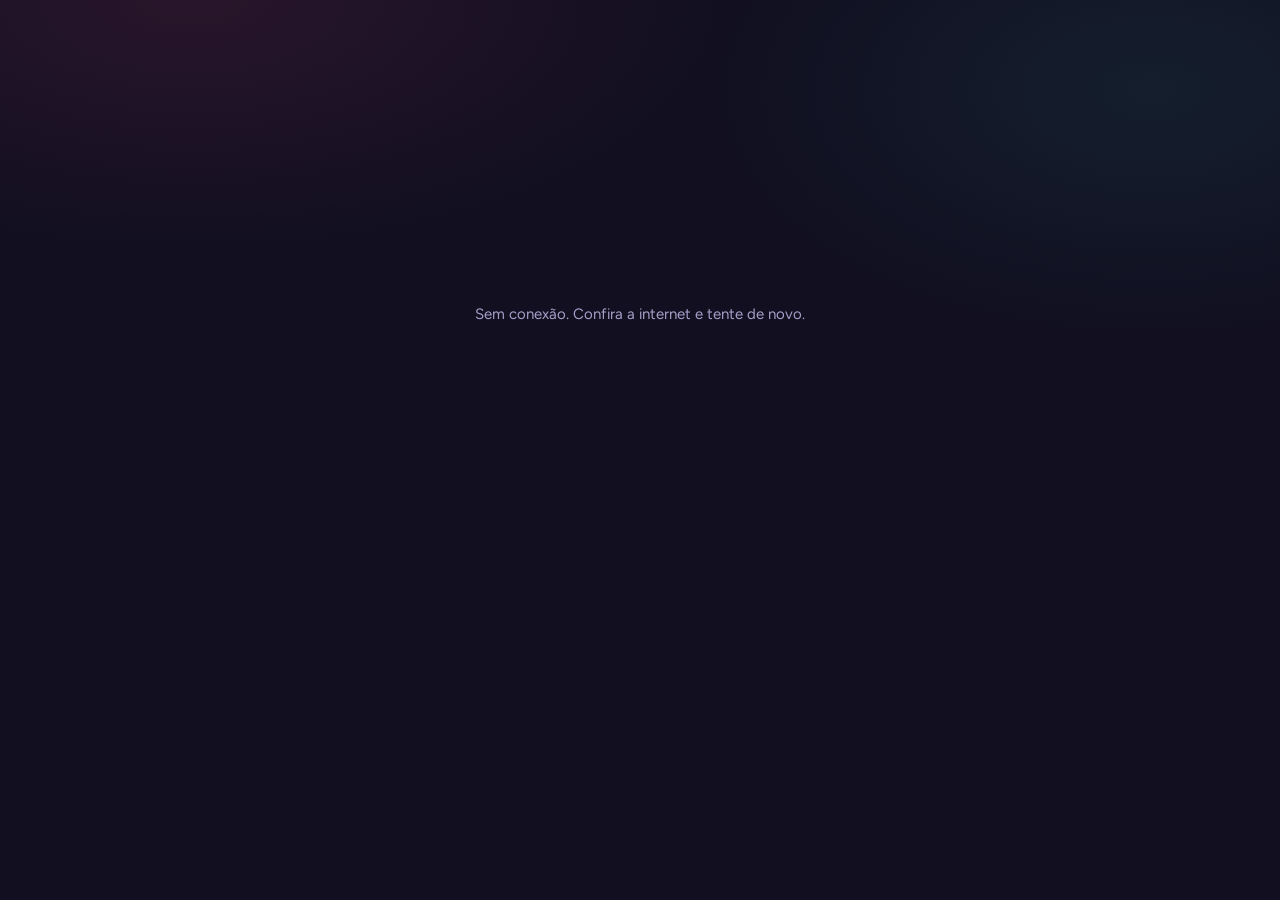
<file: palco.html>
<!DOCTYPE html>
<html lang="pt-BR">
<head>
<meta charset="utf-8">
<meta name="viewport" content="width=device-width, initial-scale=1">
<meta name="theme-color" content="#1B1830">
<title>Bilhetinho · Palco</title>
<link rel="preconnect" href="https://fonts.googleapis.com">
<link href="https://fonts.googleapis.com/css2?family=Bungee&family=Figtree:wght@400;500;600;700;800&display=swap" rel="stylesheet">
<link rel="stylesheet" href="/assets/style.css">
<script src="/assets/vendor/supabase.js"></script>
<script src="/assets/vendor/qrcode.js"></script>
<style>
.stage{max-width:1100px;margin:0 auto;min-height:100vh;display:flex;flex-direction:column}
.t-head{display:flex;flex-wrap:wrap;gap:14px 24px;align-items:center;padding:16px 22px;background:var(--surface);border-bottom:1px solid var(--line)}
.t-head h1{margin:0;font-family:var(--display);font-size:22px;font-weight:400}
.t-head .sub{font-size:13px;color:var(--muted)}
.stats{display:flex;gap:22px;margin-left:auto}
.stat b{display:block;font-size:24px;font-variant-numeric:tabular-nums;line-height:1.1}
.stat span{font-size:11.5px;color:var(--muted);font-weight:600;text-transform:uppercase;letter-spacing:.05em}
.stat.gold b{color:var(--gold)}
.t-tools{display:flex;flex-wrap:wrap;gap:10px;align-items:center;padding:12px 22px;border-bottom:1px solid var(--line)}
.seg{display:inline-flex;border:1px solid var(--line);border-radius:10px;overflow:hidden}
.seg button{border:0;background:none;padding:8px 12px;font-size:13px;font-weight:700;color:var(--muted)}
.seg button[aria-pressed="true"]{background:var(--surface-2);color:var(--text)}
.cur-rule{font-size:13px;color:var(--muted)}
.cur-rule b{color:var(--gold)}
.t-body{flex:1;padding:18px 22px 40px;display:grid;gap:12px;align-content:start}
.playing{display:flex;flex-wrap:wrap;align-items:center;gap:14px;border-radius:16px;padding:16px 18px;background:linear-gradient(100deg,rgba(58,214,201,.16),rgba(58,214,201,.03));border:1px solid var(--accent-2)}
.playing .lbl{font-size:11px;font-weight:800;letter-spacing:.1em;text-transform:uppercase;color:var(--accent-2)}
.playing .t{flex:1;min-width:200px}
.playing .song{font-size:26px;font-weight:800;line-height:1.15}
.playing .who{font-size:14px;color:var(--muted)}
.eq{display:flex;gap:3px;align-items:flex-end;height:22px}
.eq i{width:4px;background:var(--accent-2);border-radius:2px;animation:eq 1s ease-in-out infinite}
.eq i:nth-child(2){animation-delay:.2s}.eq i:nth-child(3){animation-delay:.4s}.eq i:nth-child(4){animation-delay:.1s}
@keyframes eq{0%,100%{height:5px}50%{height:22px}}
.card{display:grid;grid-template-columns:auto 1fr auto;gap:16px;align-items:center;background:var(--surface);border:1px solid var(--line);border-radius:16px;padding:14px 16px;border-left:4px solid var(--line)}
.card.has-tip{border-left-color:var(--gold)}
.card.is-ff{border-left-color:var(--gold);background:linear-gradient(90deg,rgba(255,194,75,.10),var(--surface) 40%)}
.card .votes{text-align:center;min-width:48px}
.card .votes b{display:block;font-size:26px;font-variant-numeric:tabular-nums;line-height:1}
.card .votes span{font-size:10.5px;color:var(--muted);font-weight:700;text-transform:uppercase;letter-spacing:.05em}
.card .song{font-size:21px;font-weight:800;line-height:1.2}
.card .artist{font-size:14.5px;color:var(--muted);font-weight:600}
.card .ded{margin-top:6px;font-size:15px;background:var(--surface-2);border-radius:10px;padding:6px 10px;display:inline-block}
.card .ded em{color:var(--muted);font-style:normal;font-weight:700}
.acts{display:flex;flex-direction:column;gap:6px}
.acts .btn{padding:10px 14px}
.big .card .song{font-size:30px}.big .card .artist{font-size:18px}.big .card .ded{font-size:18px}.big .playing .song{font-size:34px}
.newflash{animation:flash 1.6s ease}
@keyframes flash{0%{box-shadow:0 0 0 2px var(--accent),0 0 24px rgba(255,77,141,.6)}100%{box-shadow:none}}
.done-list{font-size:13px;color:var(--muted);display:grid;gap:4px;margin-top:6px}
details summary{cursor:pointer;font-size:13px;font-weight:700;color:var(--muted);padding:4px 0}
.rules-panel{background:var(--surface);border:1px solid var(--gold);border-radius:16px;padding:16px 18px;display:grid;gap:12px}
.rules-panel h3{margin:0;font-size:17px}
.modes{display:grid;grid-template-columns:repeat(3,1fr);gap:10px}
.mode{text-align:left;border:1px solid var(--line);background:var(--surface-2);border-radius:12px;padding:12px}
.mode b{display:block;font-size:14.5px;margin-bottom:3px}
.mode span{font-size:12.5px;color:var(--muted);line-height:1.35;display:block}
.mode[aria-pressed="true"]{border-color:var(--gold);background:rgba(255,194,75,.08)}
.mode[aria-pressed="true"] b{color:var(--gold)}
.ff-opts{display:flex;flex-wrap:wrap;gap:12px}
.ff-opts .field{margin:0;width:160px}
.foot{display:flex;flex-wrap:wrap;gap:10px;align-items:center;justify-content:space-between}
.report-row{display:flex;align-items:center;gap:12px;padding:8px 0;border-top:1px solid var(--line)}
.report-row img{width:48px;height:48px;border-radius:50%;object-fit:cover;background:var(--surface-2)}
.report-row div{flex:1;font-size:14px}
.report-row small{color:var(--muted)}
.foot small{color:var(--muted);font-size:12.5px;max-width:52ch}
.pair{min-height:100vh;display:flex;flex-direction:column;align-items:center;justify-content:center;gap:12px;padding:26px;text-align:center}
.pair h1{margin:0;font-size:24px}
.pair p{margin:0;color:var(--muted);max-width:40ch}
.pair img{width:240px;height:240px;background:#fff;border-radius:14px;padding:10px;image-rendering:pixelated}
.pair .timer{font-size:13px;font-weight:700;color:var(--gold);font-variant-numeric:tabular-nums}
@media (max-width:700px){.modes{grid-template-columns:1fr}.card{grid-template-columns:1fr}.card .votes{display:flex;gap:6px;align-items:baseline;text-align:left}.acts{flex-direction:row;flex-wrap:wrap}.stats{margin-left:0}}
</style>
</head>
<body>
<div id="root"><div class="center"><div class="spinner" aria-label="Carregando"></div></div></div>

<script type="module">
import { sb, configured, ensureSession, esc, brl, money, pixSplit, ago, fmtDay, fmtDist, MODE_NAME, STATUS_TXT, errMsg, qrDataUrl,
         toast, store, notConfigured, sortQueue } from "/assets/common.js";

const root = document.getElementById("root");
let me = null, ev = null, reqs = [], sortBy = store("palco_sort") || "votos", big = !!store("palco_big");
let showHeart = false, heartInfo = null, venueMsg = "", showRules = false, rulesDraft = null, pairTimer = null, pairChannel = null, seen = new Set();

init();
async function init() {
  if (!configured) return notConfigured(root);
  try { me = (await ensureSession()).user.id; }
  catch (e) { root.innerHTML = `<div class="center"><p>${esc(errMsg(e))}</p></div>`; return; }

  // 1) A própria banda abrindo o palco no aparelho dela: palco?evento=<id>
  const evParam = new URLSearchParams(location.search).get("evento");
  if (evParam) {
    const { data } = await sb.from("events").select("*, bands(name)").eq("id", evParam).maybeSingle();
    if (data && data.band_id === me) return startStage(data);
  }
  // 2) Tablet já pareado: pega o evento aprovado mais recente que ainda não acabou.
  const { data: pairs } = await sb.from("pairings").select("event_id, approved_at, events(*, bands(name))")
    .not("approved_at", "is", null).order("approved_at", { ascending: false }).limit(5);
  const live = (pairs || []).find(p => p.events && new Date(p.events.ends_at).getTime() + 3600e3 > Date.now());
  if (live) return startStage(live.events);
  // 3) Senão, mostra o QR de pareamento.
  pairingScreen();
}

/* ---------- Pareamento ---------- */
async function pairingScreen() {
  root.innerHTML = `<div class="pair">
    <a class="logo" href="/">Bilhetinho</a>
    <h1>Conectar este tablet ao palco</h1>
    <p>Abra a câmera do celular da banda (já logado no Bilhetinho) e aponte para este código.</p>
    <img id="pairQR" alt="QR code de pareamento">
    <div class="timer" id="pairTimer"></div>
    <p class="hint">O código muda a cada 30 segundos. Uma foto antiga não funciona.</p>
  </div>`;
  pairChannel = sb.channel("pair-" + me)
    .on("postgres_changes", { event: "UPDATE", schema: "public", table: "pairings", filter: "tablet_uid=eq." + me }, async p => {
      if (!p.new.approved_at || !p.new.event_id) return;
      clearInterval(pairTimer);
      const { data } = await sb.from("events").select("*, bands(name)").eq("id", p.new.event_id).single();
      sb.removeChannel(pairChannel);
      startStage(data);
      toast(`Tablet conectado à <b>${esc(data.bands?.name || "banda")}</b>.`);
    }).subscribe();
  let left = 0;
  async function newCode() {
    try {
      const { data: code, error } = await sb.rpc("start_pairing");
      if (error) throw error;
      document.getElementById("pairQR").src = qrDataUrl(location.origin + "/banda?pair=" + code, 6);
      left = 30;
    } catch (e) { document.getElementById("pairTimer").textContent = errMsg(e); left = 5; }
  }
  await newCode();
  pairTimer = setInterval(async () => {
    left--;
    const t = document.getElementById("pairTimer");
    if (t) t.textContent = "Novo código em " + Math.max(left, 0) + "s";
    if (left <= 0) await newCode();
  }, 1000);
}

/* ---------- Palco ---------- */
async function startStage(event) {
  ev = event;
  root.innerHTML = `<div class="stage ${big ? "big" : ""}" id="stage">
    <header class="t-head">
      <div><h1 id="bandName"></h1><div class="sub" id="bandSub"></div></div>
      <div class="stats">
        <div class="stat"><b id="stQueue">0</b><span>Na fila</span></div>
        <div class="stat"><b id="stPlayed">0</b><span>Tocadas</span></div>
        <div class="stat gold"><b id="stTips">R$ 0</b><span>Pix para a banda</span></div>
      </div>
    </header>
    <div class="t-tools">
      <div class="seg" role="group" aria-label="Ordenar fila">
        <button type="button" data-sort="votos">Mais pedidas</button>
        <button type="button" data-sort="chegada">Ordem de chegada</button>
      </div>
      <button type="button" class="chip-btn" id="bigBtn" aria-pressed="${big}">Letra grande</button>
      <button type="button" class="chip-btn" id="heartBtn" aria-pressed="false" style="border-color:rgba(255,59,92,.6)">❤ Coração</button>
      <button type="button" class="chip-btn" id="rulesBtn" aria-pressed="false" style="border-color:rgba(255,194,75,.5)">Regras do Pix</button>
      <span class="cur-rule" id="curRule"></span>
      <span style="flex:1"></span>
      <button type="button" class="chip-btn" id="logoutBtn">Desconectar</button>
    </div>
    <main class="t-body" id="tBody"></main>
  </div>`;
  document.getElementById("bandName").textContent = ev.bands?.name || "Palco";
  document.getElementById("bandSub").textContent = "Pedidos ao vivo · " + ev.name + " · " + fmtDay(ev.starts_at);
  document.querySelectorAll("[data-sort]").forEach(b => {
    b.setAttribute("aria-pressed", String(b.dataset.sort === sortBy));
    b.addEventListener("click", () => { sortBy = b.dataset.sort; store("palco_sort", sortBy); document.querySelectorAll("[data-sort]").forEach(x => x.setAttribute("aria-pressed", String(x === b))); renderStage(); });
  });
  document.getElementById("bigBtn").addEventListener("click", e => {
    big = !big; store("palco_big", big); e.currentTarget.setAttribute("aria-pressed", String(big));
    document.getElementById("stage").classList.toggle("big", big);
  });
  document.getElementById("heartBtn").addEventListener("click", async e => {
    showHeart = !showHeart; e.currentTarget.setAttribute("aria-pressed", String(showHeart));
    if (showHeart) await loadHeart();
    renderStage();
  });
  document.getElementById("rulesBtn").addEventListener("click", e => {
    showRules = !showRules; rulesDraft = { mode: ev.pix_mode, price: ev.ff_price, limit: ev.ff_limit };
    e.currentTarget.setAttribute("aria-pressed", String(showRules)); renderStage();
  });
  document.getElementById("logoutBtn").addEventListener("click", async () => {
    if (!document.getElementById("logoutBtn").dataset.sure) {
      document.getElementById("logoutBtn").dataset.sure = "1";
      document.getElementById("logoutBtn").textContent = "Toque de novo para desconectar";
      return;
    }
    await sb.auth.signOut(); location.href = location.pathname;
  });

  const { data } = await sb.from("requests").select("*").eq("event_id", ev.id).order("created_at");
  reqs = data || [];
  reqs.forEach(r => seen.add(r.id));
  renderStage();

  sb.channel("palco-" + ev.id)
    .on("postgres_changes", { event: "*", schema: "public", table: "requests", filter: "event_id=eq." + ev.id }, p => {
      if (p.eventType === "DELETE") reqs = reqs.filter(r => r.id !== p.old.id);
      else { const i = reqs.findIndex(r => r.id === p.new.id); if (i >= 0) reqs[i] = p.new; else reqs.push(p.new); }
      renderStage();
    })
    .on("postgres_changes", { event: "UPDATE", schema: "public", table: "events", filter: "id=eq." + ev.id }, p => {
      ev = { ...ev, ...p.new }; renderStage();
    })
    .subscribe();
  setInterval(renderStage, 60000);
  document.addEventListener("visibilitychange", async () => {
    if (document.hidden) return;
    const { data } = await sb.from("requests").select("*").eq("event_id", ev.id).order("created_at");
    reqs = data || []; renderStage(); keepAwake();
  });
  keepAwake();
  // O tablet fica no palco: ele registra o local da festa para liberar o coração.
  if (ev.venue_lat == null || Date.now() - new Date(ev.venue_set_at || 0) > 12 * 3600e3) setVenue(false);
}

function setVenue(manual) {
  if (!navigator.geolocation) { venueMsg = "Este navegador não informa a localização: o coração da plateia fica desligado."; return renderStage(); }
  venueMsg = "Registrando o local da festa…"; renderStage();
  navigator.geolocation.getCurrentPosition(async pos => {
    const acc = pos.coords.accuracy;
    // Automático: não troca um local preciso, registrado há pouco, por um pior.
    if (!manual && ev.venue_lat != null && ev.venue_acc != null && acc > ev.venue_acc
        && Date.now() - new Date(ev.venue_set_at) < 12 * 3600e3) { venueMsg = ""; return renderStage(); }
    const { error } = await sb.rpc("set_venue_location", { p_event: ev.id, p_lat: pos.coords.latitude, p_lng: pos.coords.longitude, p_accuracy: acc });
    if (error) { venueMsg = errMsg(error); return renderStage(); }
    ev.venue_lat = pos.coords.latitude; ev.venue_lng = pos.coords.longitude; ev.venue_acc = acc; ev.venue_set_at = new Date().toISOString();
    venueMsg = acc > 150
      ? `A localização deste aparelho está imprecisa (± ${fmtDist(acc)}), e o coração pode barrar quem está na festa. Registre o local pelo celular da banda: área da banda → o evento → "Registrar o local da festa aqui".`
      : "";
    renderStage();
    if (manual && acc <= 150) toast(`Local da festa atualizado (± ${fmtDist(acc)}).`);
  }, err => {
    venueMsg = err.code === 1 ? "Libere a localização deste tablet para ligar o coração da plateia." : "Não conseguimos a localização do tablet. Tente de novo.";
    renderStage();
  }, { enableHighAccuracy: true, timeout: 20000 });
}

async function loadHeart() {
  const [st, rp] = await Promise.all([sb.rpc("heart_stats", { p_event: ev.id }), sb.rpc("heart_reports", { p_event: ev.id })]);
  const reports = rp.data || [];
  let urls = {};
  if (reports.length) {
    const { data } = await sb.storage.from("heart-photos").createSignedUrls(reports.map(r => `${ev.id}/${r.user_id}/foto.jpg`), 3600);
    (data || []).forEach((d, i) => { if (d.signedUrl) urls[reports[i].user_id] = d.signedUrl; });
  }
  heartInfo = { stats: st.data || { perfis: 0, matches: 0 }, reports, urls };
}

function heartPanel() {
  const h = heartInfo || { stats: { perfis: 0, matches: 0 }, reports: [], urls: {} };
  const venueOk = ev.venue_lat != null;
  return `<div class="rules-panel" style="border-color:rgba(255,59,92,.7)">
    <div><h3>❤ Coração da plateia</h3>
      <p class="lead" style="margin:0">${h.stats.perfis} pessoas no coração · ${h.stats.matches} matches nesta festa</p></div>
    <div class="foot"><small>${venueOk ? `Local da festa registrado ${venueAgo()}${ev.venue_acc != null ? ` (± ${fmtDist(ev.venue_acc)})` : ""}. Só entra quem está perto daqui.` : "O local da festa ainda não foi registrado: o coração está desligado."}</small>
      <button type="button" class="btn" id="venueBtn">${venueOk ? "Atualizar local" : "Registrar local"}</button></div>
    <div><b>Denúncias</b>
      ${h.reports.length ? h.reports.map(r => `<div class="report-row">
          <img src="${esc(h.urls[r.user_id] || "")}" alt="">
          <div><b>${esc(r.nickname)}</b> · ${r.reports} denúncia${r.reports > 1 ? "s" : ""}<br><small>${esc(r.reasons || "sem motivo")}</small></div>
          ${r.hidden ? `<span class="pill nao">Removido</span>` : `<button type="button" class="btn" data-remove="${r.user_id}">Remover da festa</button>`}
        </div>`).join("") : `<p class="meta" style="margin:4px 0 0">Nenhuma denúncia. Duas denúncias de pessoas diferentes já tiram o perfil automaticamente.</p>`}
    </div>
  </div>`;
}
function venueAgo() {
  const m = Math.round((Date.now() - new Date(ev.venue_set_at)) / 60000);
  return m < 1 ? "agora" : m < 60 ? `há ${m} min` : `há ${Math.floor(m / 60)} h`;
}

// Mantém a tela do tablet acesa durante o show, quando o navegador permite.
async function keepAwake() { try { await navigator.wakeLock?.request("screen"); } catch (_) {} }

function rulesPanel() {
  const r = rulesDraft;
  const modes = [
    ["destaque", "Pix só destaca", "O pedido ganha destaque dourado. A ordem segue pelos votos."],
    ["prioridade", "Pix dá prioridade", "Qualquer Pix vale como 2 votos a mais."],
    ["furafila", "Fura-fila", "Um valor fixo leva o pedido ao topo, com limite por hora."]
  ];
  return `<div class="rules-panel">
    <div><h3>Regras do Pix neste show</h3><p class="lead" style="margin:0">A plateia vê a regra antes de pagar.</p></div>
    <div class="modes">${modes.map(([k, t, s]) => `<button type="button" class="mode" data-mode="${k}" aria-pressed="${r.mode === k}"><b>${t}</b><span>${s}</span></button>`).join("")}</div>
    ${r.mode === "furafila" ? `<div class="ff-opts">
      <div class="field"><label for="ffPrice">Valor do fura-fila</label><select class="inp" id="ffPrice">${[20, 30, 50, 100].map(v => `<option value="${v}" ${r.price === v ? "selected" : ""}>${brl(v)}</option>`).join("")}</select></div>
      <div class="field"><label for="ffLimit">Limite por hora</label><select class="inp" id="ffLimit">${[1, 2, 3, 5].map(v => `<option value="${v}" ${r.limit === v ? "selected" : ""}>${v} por hora</option>`).join("")}</select></div>
    </div>` : ""}
    <div class="foot"><small>Vale só para pedidos novos. Quem já pagou mantém a regra de quando pediu.</small>
      <div style="display:flex;gap:8px"><button type="button" class="btn" id="rulesCancel">Cancelar</button><button type="button" class="btn" id="rulesSave" style="background:var(--gold);color:#241a00;border-color:var(--gold)">Aplicar regra</button></div></div>
  </div>`;
}

function renderStage() {
  const tBody = document.getElementById("tBody");
  if (!tBody) return;
  const q = sortQueue(reqs.filter(r => r.status === "fila"), sortBy);
  const np = reqs.find(r => r.status === "tocando");
  const done = reqs.filter(r => r.status === "tocada" || r.status === "nao").sort((a, b) => new Date(b.created_at) - new Date(a.created_at));
  document.getElementById("stQueue").textContent = q.length;
  document.getElementById("stPlayed").textContent = reqs.filter(r => r.status === "tocada").length;
  // O que a banda recebe: Pix comum inteiro; fura-fila menos a comissão do app.
  document.getElementById("stTips").textContent = money(reqs.filter(r => r.tip_status === "paid").reduce((s, r) => s + pixSplit(r.tip, r.ff).banda, 0));
  document.getElementById("curRule").innerHTML = "Regra atual: <b>" + MODE_NAME[ev.pix_mode] + (ev.pix_mode === "furafila" ? " · " + brl(ev.ff_price) + " · " + ev.ff_limit + "/hora" : "") + "</b>";
  const isFF = r => r.ff && r.tip_status === "paid";

  tBody.innerHTML = `
    ${venueMsg ? `<div class="notice" style="margin:0">${esc(venueMsg)}</div>` : ""}
    ${showHeart ? heartPanel() : ""}
    ${showRules ? rulesPanel() : ""}
    ${np ? `<div class="playing">
      <div class="eq" aria-hidden="true"><i></i><i></i><i></i><i></i></div>
      <div class="t"><div class="lbl">Tocando agora</div><div class="song">${esc(np.song)}</div><div class="who">${esc(np.artist || "Pedido livre")} · pedido de ${esc(np.from_name)}${np.mesa ? " · mesa " + esc(np.mesa) : ""}</div></div>
      <button type="button" class="btn go" data-act="tocada" data-id="${np.id}">Marcar como tocada</button>
    </div>` : ""}
    ${q.length ? q.map(r => `
      <article class="card ${r.tip_status === "paid" ? "has-tip" : ""} ${isFF(r) ? "is-ff" : ""} ${seen.has(r.id) ? "" : "newflash"}">
        <div class="votes"><b>${r.votes}</b><span>votos</span></div>
        <div>
          <div class="song">${esc(r.song)}</div>
          <div class="artist">${esc(r.artist || "Pedido livre, confira o nome")}</div>
          ${r.message ? `<div class="ded"><em>${esc(r.from_name)}${r.mesa ? " (mesa " + esc(r.mesa) + ")" : ""}:</em> ${esc(r.message)}</div>`
                      : `<div class="artist" style="font-weight:500;margin-top:4px;font-size:13px">Pedido de ${esc(r.from_name)}${r.mesa ? " · mesa " + esc(r.mesa) : ""}</div>`}
          <div class="tags">
            ${isFF(r) ? `<span class="pill ff">Fura-fila ${brl(r.tip)}</span>` : (r.tip_status === "paid" ? `<span class="pill pix">Pix ${brl(r.tip)}</span>` : "")}
            <span class="pill fila">${ago(r.created_at)}</span>
          </div>
        </div>
        <div class="acts">
          <button type="button" class="btn go" data-act="tocando" data-id="${r.id}">Vou tocar</button>
          <button type="button" class="btn" data-act="nao" data-id="${r.id}">Não tenho</button>
        </div>
      </article>`).join("") : `<div class="empty">Nenhum pedido na fila agora. Os pedidos aparecem aqui na hora.</div>`}
    ${done.length ? `<details><summary>Encerrados (${done.length})</summary><div class="done-list">
      ${done.map(r => `<div><span class="pill ${r.status}">${STATUS_TXT[r.status]}</span> ${esc(r.song)} · ${esc(r.artist || "")}</div>`).join("")}
    </div></details>` : ""}`;
  reqs.forEach(r => seen.add(r.id));

  tBody.querySelectorAll("[data-act]").forEach(b => b.addEventListener("click", async () => {
    b.disabled = true;
    const { error } = await sb.rpc("set_status", { p_request: b.dataset.id, p_status: b.dataset.act });
    if (error) { toast(esc(errMsg(error)), true); b.disabled = false; }
  }));
  document.getElementById("venueBtn")?.addEventListener("click", () => setVenue(true));
  tBody.querySelectorAll("[data-remove]").forEach(b => b.addEventListener("click", async () => {
    if (!b.dataset.sure) { b.dataset.sure = "1"; b.textContent = "Confirmar remoção"; return; }
    const { error } = await sb.rpc("heart_remove", { p_event: ev.id, p_user: b.dataset.remove });
    if (error) return toast(esc(errMsg(error)), true);
    await loadHeart(); renderStage(); toast("Perfil removido do coração desta festa.");
  }));
  if (showRules) {
    tBody.querySelectorAll("[data-mode]").forEach(b => b.addEventListener("click", () => { rulesDraft.mode = b.dataset.mode; renderStage(); }));
    document.getElementById("ffPrice")?.addEventListener("change", e => rulesDraft.price = +e.target.value);
    document.getElementById("ffLimit")?.addEventListener("change", e => rulesDraft.limit = +e.target.value);
    document.getElementById("rulesCancel").addEventListener("click", () => { showRules = false; document.getElementById("rulesBtn").setAttribute("aria-pressed", "false"); renderStage(); });
    document.getElementById("rulesSave").addEventListener("click", async () => {
      const { data, error } = await sb.rpc("update_event_rules", { p_event: ev.id, p_pix_mode: rulesDraft.mode, p_ff_price: rulesDraft.price, p_ff_limit: rulesDraft.limit });
      if (error) return toast(esc(errMsg(error)), true);
      ev = { ...ev, ...data }; showRules = false;
      document.getElementById("rulesBtn").setAttribute("aria-pressed", "false");
      renderStage(); toast(`Regra aplicada: <b>${MODE_NAME[ev.pix_mode]}</b>. A plateia já vê a mudança.`);
    });
  }
}
</script>
</body>
</html>
</file>
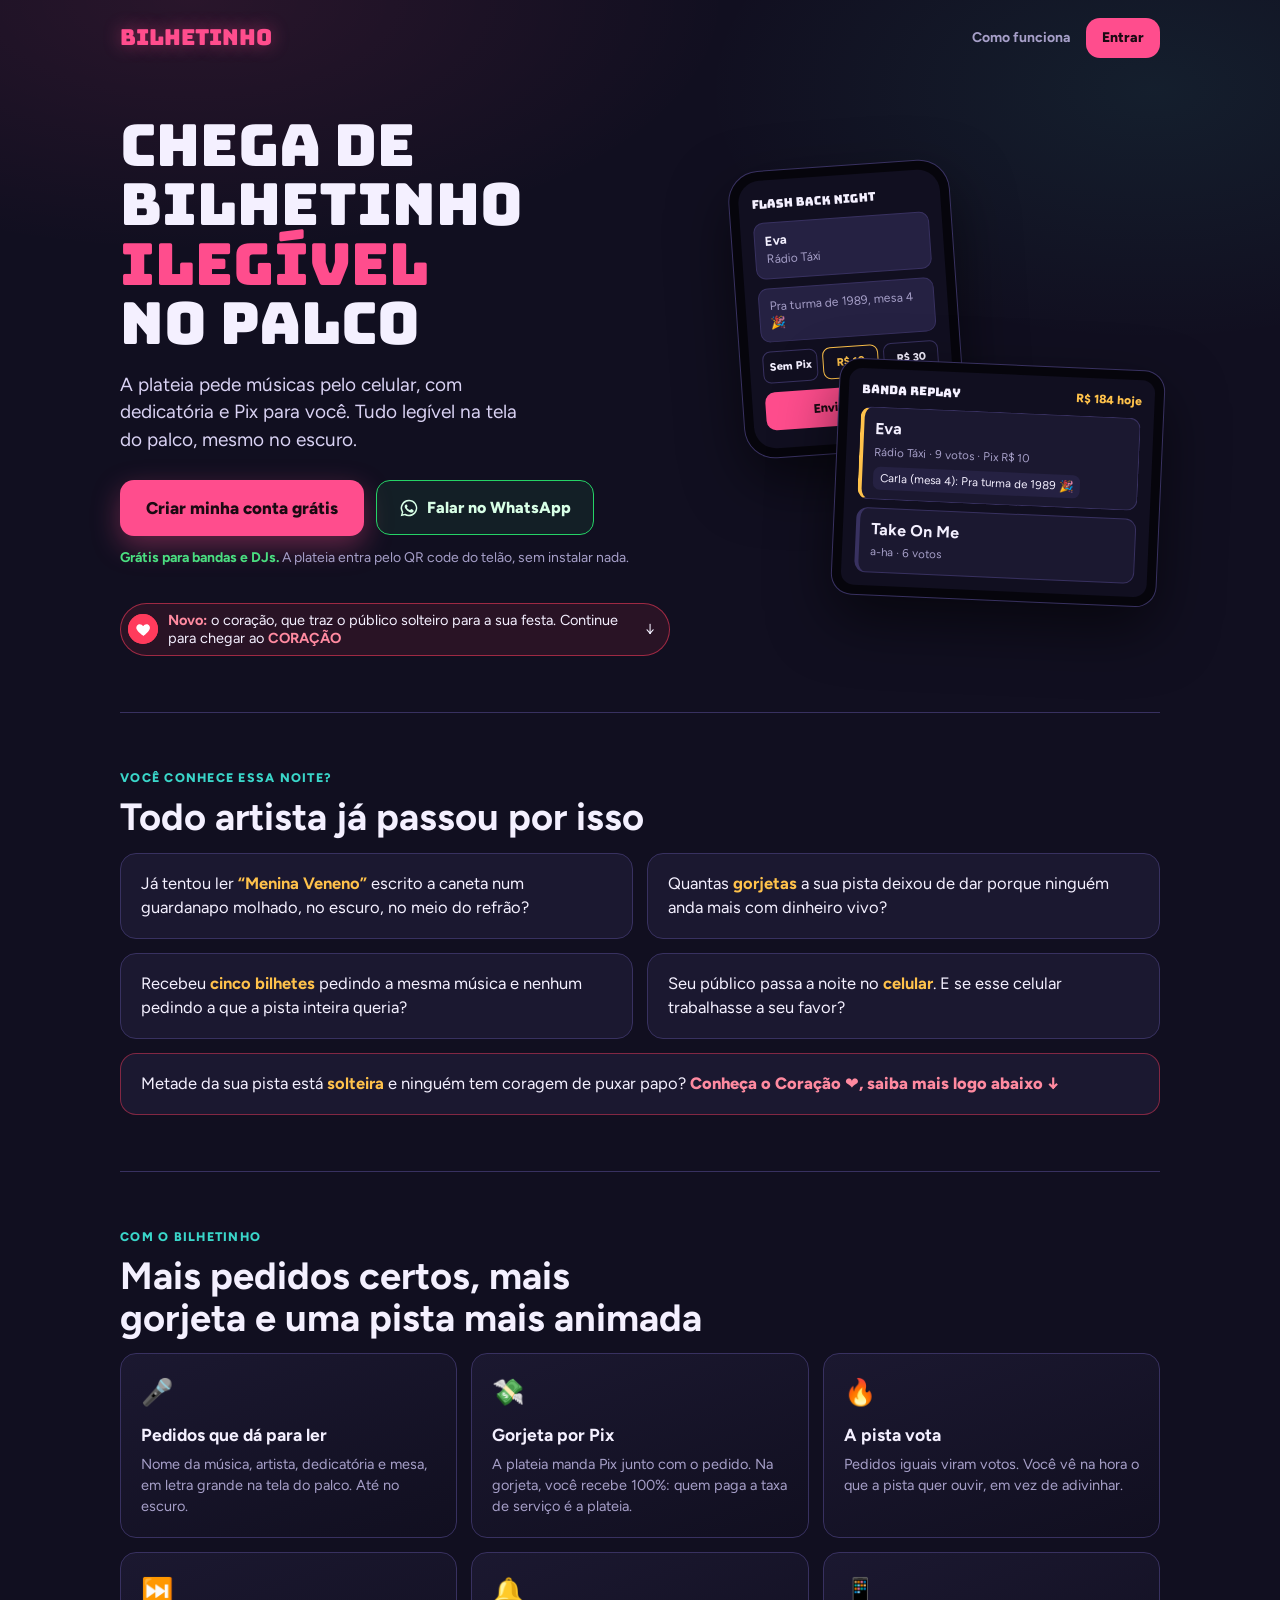
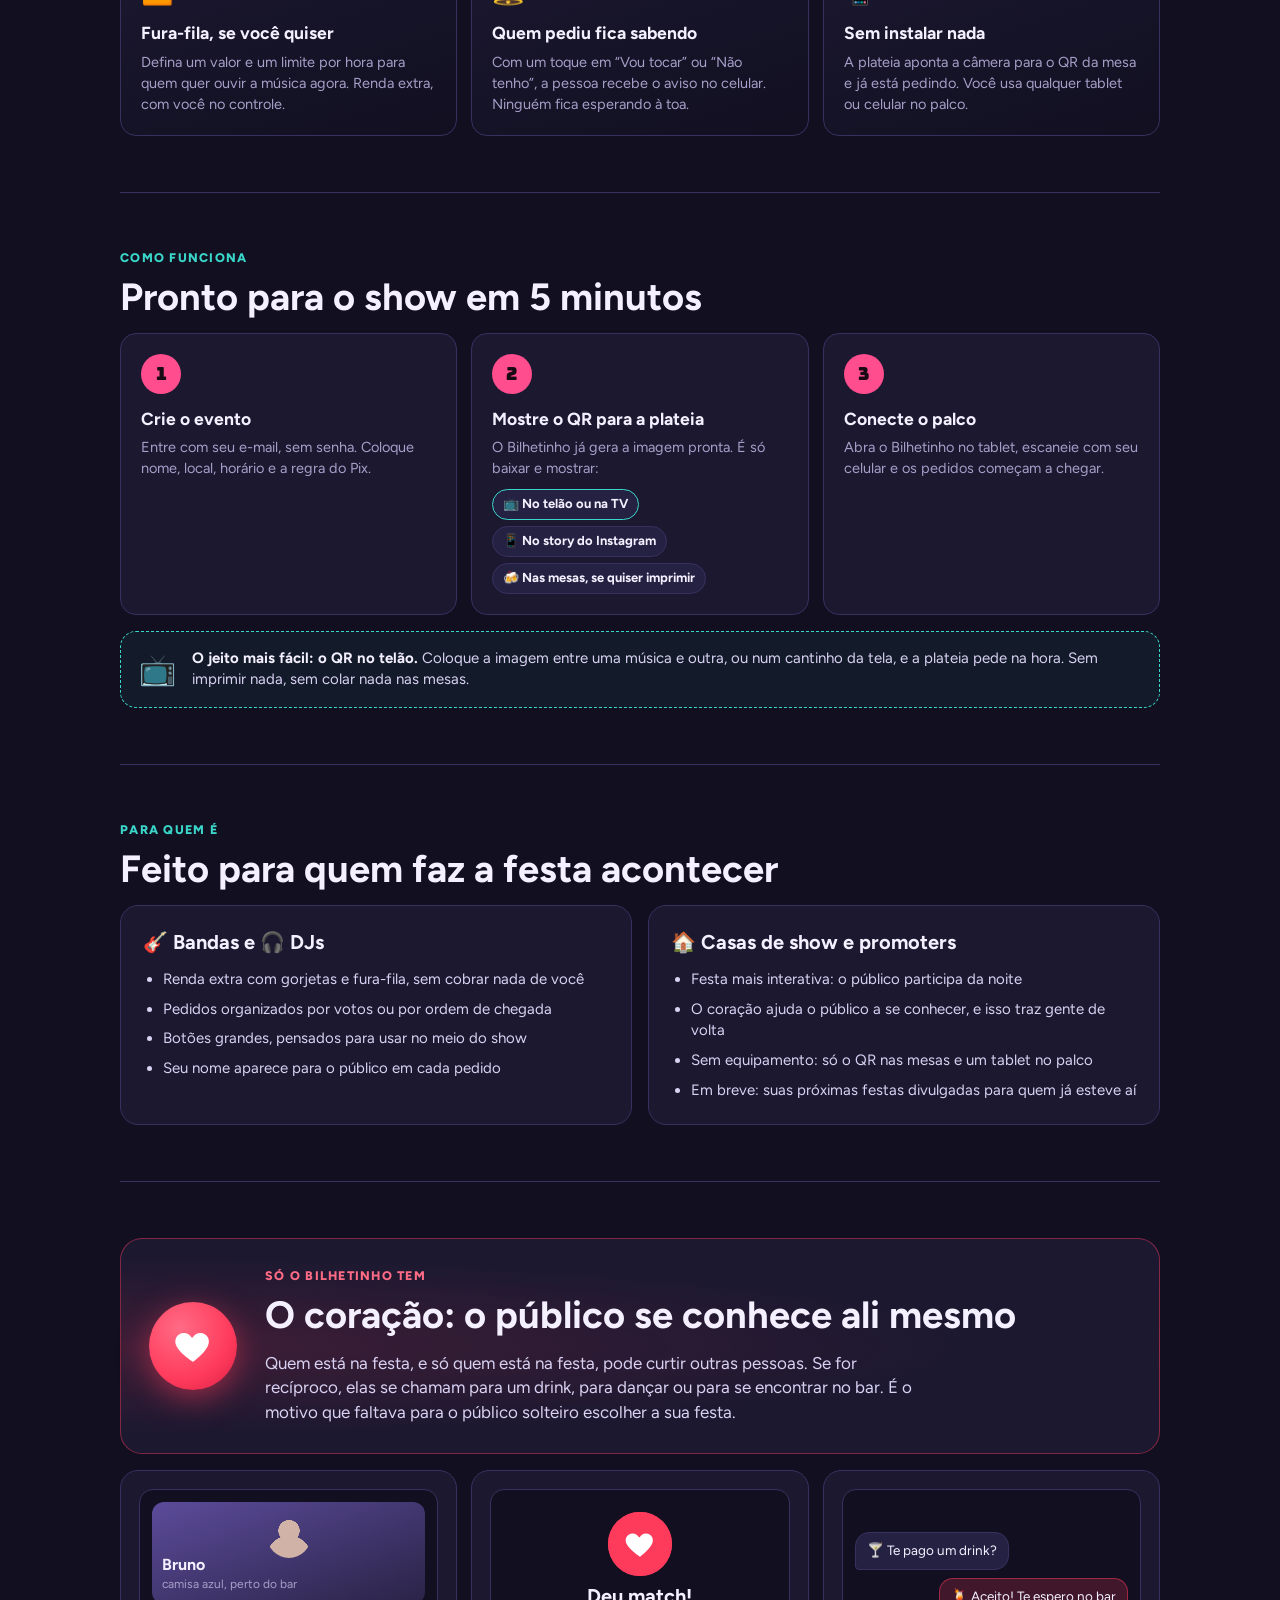
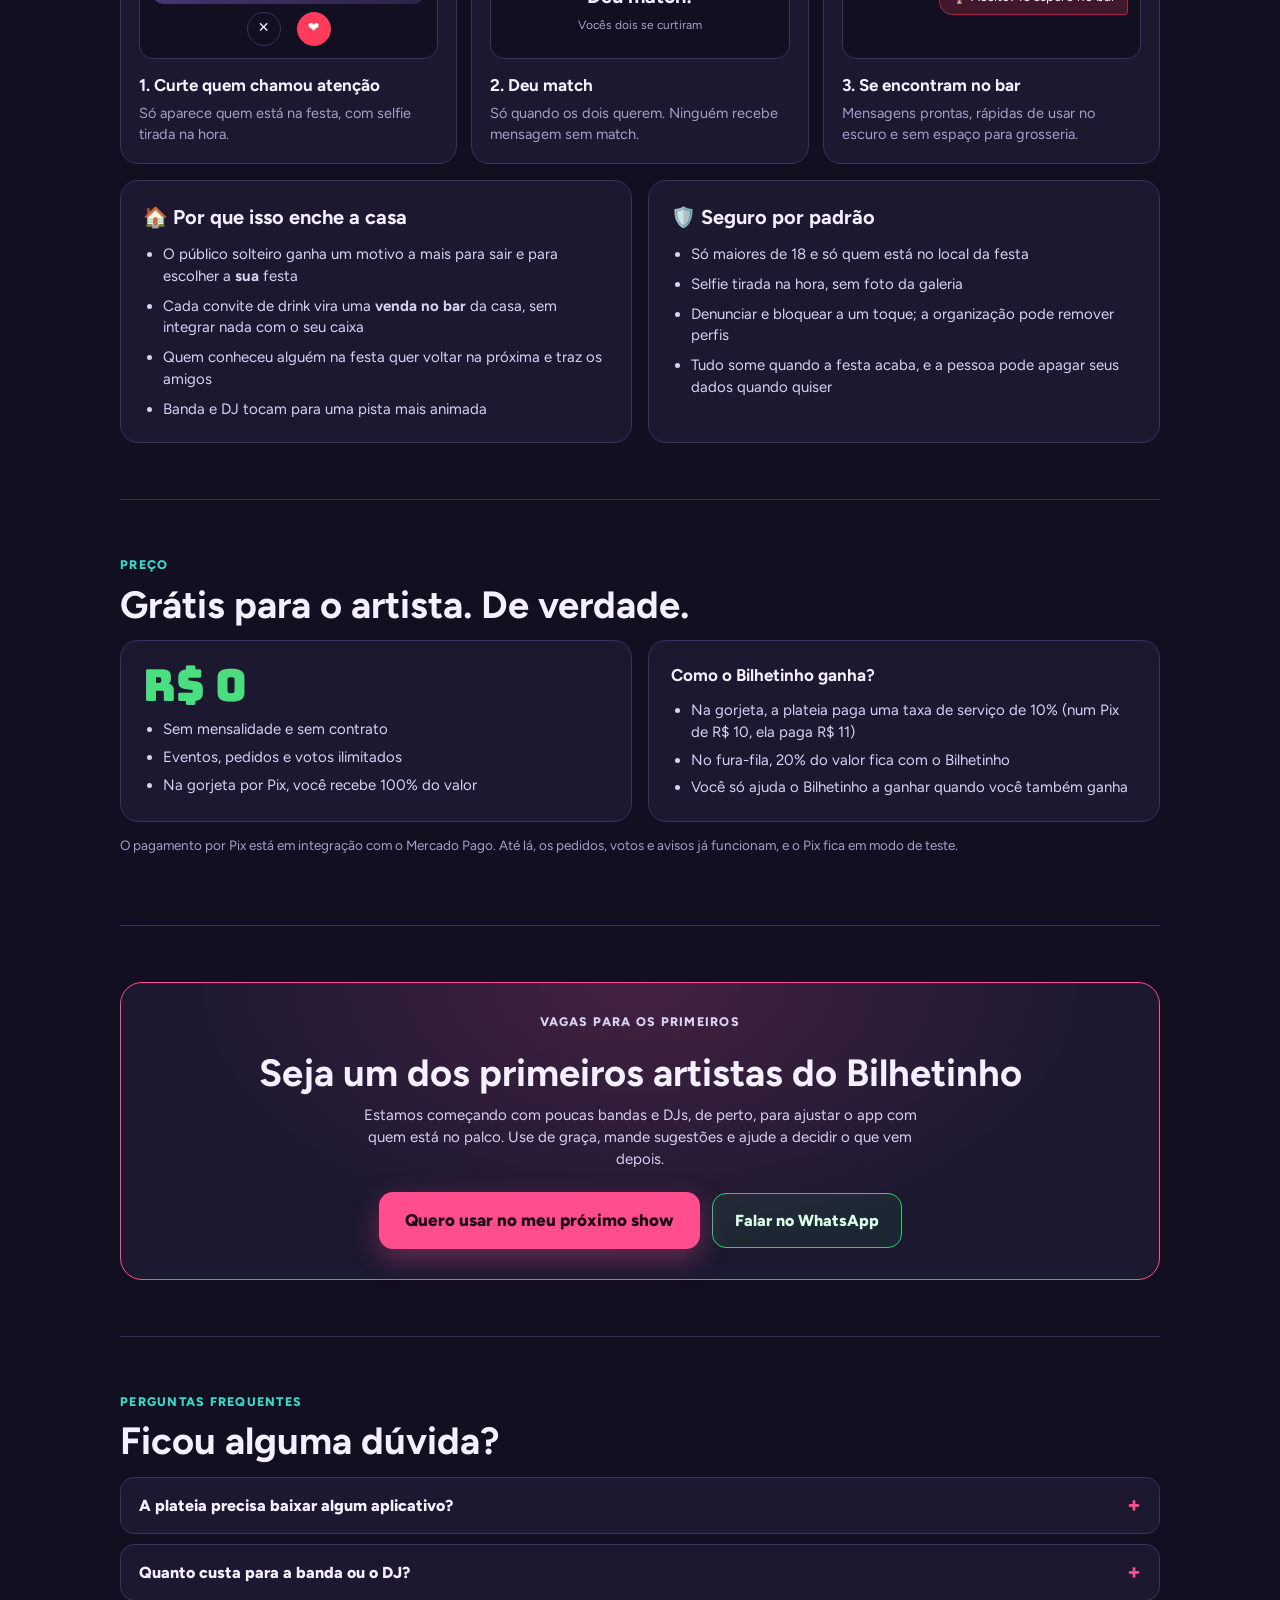
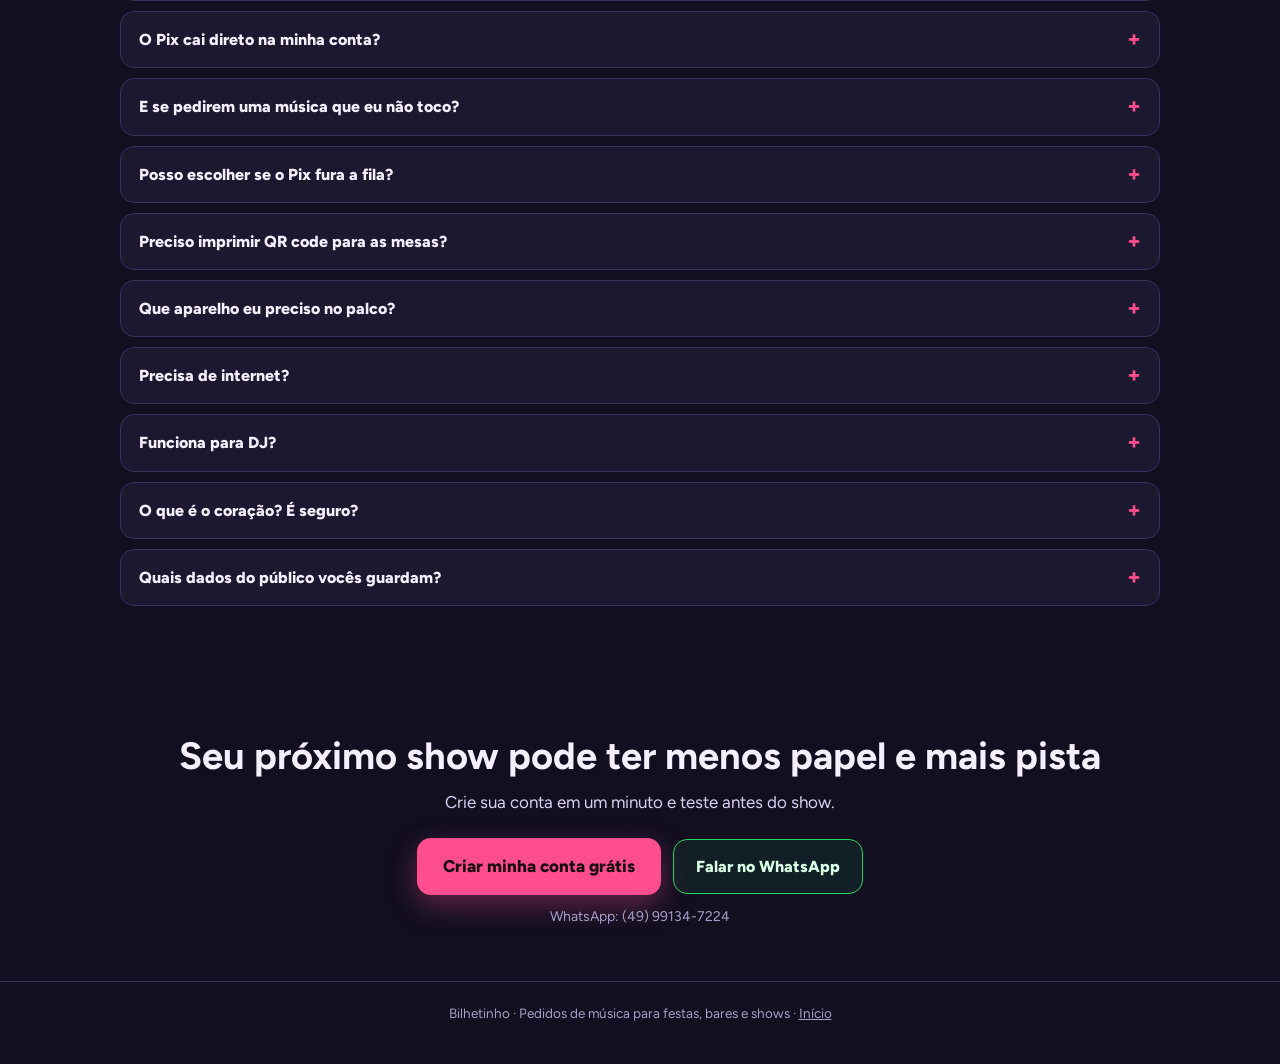
<file: parceiros.html>
<!DOCTYPE html>
<html lang="pt-BR">
<head>
<meta charset="utf-8">
<meta name="viewport" content="width=device-width, initial-scale=1">
<meta name="theme-color" content="#110F20">
<title>Bilhetinho para bandas, DJs e casas de show</title>
<meta name="description" content="A plateia pede músicas pelo celular, com dedicatória e Pix para o artista. Tudo legível na tela do palco. Grátis para bandas e DJs.">
<meta property="og:title" content="Chega de bilhetinho ilegível no palco">
<meta property="og:description" content="Pedidos de música pelo celular, com dedicatória e Pix para o artista. Grátis para bandas e DJs.">
<link rel="preconnect" href="https://fonts.googleapis.com">
<link href="https://fonts.googleapis.com/css2?family=Bungee&family=Figtree:wght@400;500;600;700;800&display=swap" rel="stylesheet">
<link rel="stylesheet" href="/assets/style.css">
<style>
/* Página de vendas: escura como a noite em que o app é usado; o rosa do Bilhetinho só nos pontos de ação. */
.lp{max-width:1080px;margin:0 auto;padding:0 20px}
.lp-nav{display:flex;align-items:center;gap:16px;padding:18px 20px;max-width:1080px;margin:0 auto}
.lp-nav .sp{flex:1}
.lp-nav a.small{color:var(--muted);text-decoration:none;font-weight:700;font-size:14px}
.btn-main{display:inline-flex;align-items:center;justify-content:center;gap:8px;background:var(--accent);color:#1a0a12;text-decoration:none;font-weight:800;font-size:17px;padding:16px 26px;border-radius:14px;box-shadow:0 10px 28px rgba(255,77,141,.35)}
.btn-wa{display:inline-flex;align-items:center;justify-content:center;gap:8px;border:1px solid #25D366;color:#d8ffe6;background:rgba(37,211,102,.08);text-decoration:none;font-weight:800;font-size:16px;padding:15px 22px;border-radius:14px}
.btn-wa svg{width:20px;height:20px}
.btn-sm{padding:10px 16px;font-size:14px;box-shadow:none}

.hero{display:grid;grid-template-columns:1.1fr .9fr;gap:40px;align-items:center;padding:40px 0 56px}
.hero h1{font-family:var(--display);font-weight:400;font-size:clamp(34px,5.4vw,58px);line-height:1.02;margin:0 0 18px;text-wrap:balance}
.hero h1 em{font-style:normal;color:var(--accent)}
.hero p.h2{font-size:19px;color:#d9d2f3;max-width:34ch;margin:0 0 26px}
.cta-row{display:flex;flex-wrap:wrap;gap:12px;align-items:center}
.free{font-size:14px;color:var(--muted);margin-top:12px}
.free b{color:var(--ok)}

/* Ilustração: celular da plateia + cartão do palco, feitos em CSS */
.stagepic{position:relative;min-height:440px}
.ph{position:absolute;left:6%;top:0;width:220px;border-radius:30px;background:#06050c;padding:9px;box-shadow:0 0 0 1px var(--line),0 24px 60px rgba(0,0,0,.55);transform:rotate(-4deg)}
.ph-in{border-radius:22px;background:var(--bg);padding:16px 13px 18px;display:grid;gap:9px}
.ph-ev{font-family:var(--display);font-size:12px}
.ph-f{border:1px solid var(--line);background:var(--surface-2);border-radius:10px;padding:9px 10px;font-size:12px;color:var(--muted)}
.ph-f b{display:block;color:var(--text);font-size:13px}
.ph-tips{display:grid;grid-template-columns:repeat(3,1fr);gap:5px}
.ph-tips span{border:1px solid var(--line);border-radius:8px;text-align:center;font-size:11px;font-weight:800;padding:7px 0}
.ph-tips span.on{border-color:var(--gold);color:var(--gold)}
.ph-btn{background:var(--accent);color:#1a0a12;border-radius:10px;text-align:center;font-weight:800;font-size:12.5px;padding:10px}
.tb{position:absolute;right:0;bottom:6px;width:min(330px,72%);border-radius:20px;background:#06050c;padding:9px;box-shadow:0 0 0 1px var(--line),0 24px 60px rgba(0,0,0,.55);transform:rotate(2.5deg)}
.tb-in{border-radius:13px;background:var(--bg);padding:13px;display:grid;gap:8px}
.tb-h{display:flex;justify-content:space-between;font-family:var(--display);font-size:12px}
.tb-h span{font-family:var(--body);color:var(--gold);font-weight:800}
.tb-c{border:1px solid var(--line);border-left:4px solid var(--gold);background:var(--surface);border-radius:11px;padding:9px 11px}
.tb-c b{display:block;font-size:16px}
.tb-c small{color:var(--muted);font-size:11.5px}
.tb-c .ded{display:inline-block;margin-top:5px;background:var(--surface-2);border-radius:7px;padding:3px 7px;font-size:11.5px}
.tb-c.plain{border-left-color:var(--line)}

section.blk{padding:56px 0;border-top:1px solid var(--line)}
.kicker{font-size:12.5px;font-weight:800;letter-spacing:.1em;text-transform:uppercase;color:var(--accent-2);margin:0 0 10px}
h2.t{font-size:clamp(26px,3.4vw,38px);line-height:1.1;margin:0 0 14px;text-wrap:balance}
p.lead-lg{font-size:17px;color:#d9d2f3;max-width:60ch;margin:0 0 26px}

.pains{display:grid;grid-template-columns:repeat(2,1fr);gap:14px}
.pain{border:1px solid var(--line);background:var(--surface);border-radius:16px;padding:18px 20px;font-size:16.5px;line-height:1.45}
.pain b{color:var(--gold)}

.sols{display:grid;grid-template-columns:repeat(3,1fr);gap:14px}
.sol{border:1px solid var(--line);background:linear-gradient(160deg,var(--surface),var(--bg));border-radius:16px;padding:20px}
.sol .ic{font-size:26px}
.sol h3{font-size:17.5px;margin:10px 0 6px}
.sol p{margin:0;color:var(--muted);font-size:14.5px}

.steps-lp{display:grid;grid-template-columns:repeat(3,1fr);gap:14px;counter-reset:st}
.step-lp{counter-increment:st;border:1px solid var(--line);border-radius:16px;padding:20px;background:var(--surface)}
.step-lp::before{content:counter(st);display:grid;place-items:center;width:40px;height:40px;border-radius:50%;background:var(--accent);color:#1a0a12;font-family:var(--display);font-size:18px;margin-bottom:12px}
.step-lp h3{margin:0 0 6px;font-size:17.5px}
.step-lp p{margin:0;color:var(--muted);font-size:14.5px}
.ways{display:flex;flex-wrap:wrap;gap:6px;margin-top:10px}
.ways span{border:1px solid var(--line);background:var(--surface-2);border-radius:999px;padding:5px 10px;font-size:13px;font-weight:700;color:var(--text)}
.ways span:first-child{border-color:var(--accent-2)}
.easy{display:grid;grid-template-columns:auto 1fr;gap:16px;align-items:center;margin-top:16px;border:1px dashed var(--accent-2);border-radius:16px;padding:16px 18px;background:rgba(58,214,201,.06)}
.easy .ic{font-size:30px}
.easy p{margin:0;color:#d9d2f3;font-size:15px}
.easy b{color:var(--text)}

.two{display:grid;grid-template-columns:1fr 1fr;gap:16px}
.aud{border:1px solid var(--line);border-radius:18px;padding:22px;background:var(--surface)}
.aud h3{margin:0 0 12px;font-size:20px}
.aud ul{margin:0;padding-left:20px;display:grid;gap:8px;color:#d9d2f3;font-size:15px}

.promo{display:inline-flex;align-items:center;gap:10px;margin:0 0 18px;padding:7px 14px 7px 7px;border:1px solid rgba(255,59,92,.55);border-radius:999px;background:rgba(255,59,92,.1);color:var(--text);text-decoration:none;font-size:14.5px;line-height:1.3}
.promo b{color:#ff8aa0}
.promo:hover{background:rgba(255,59,92,.18)}
.mini-heart{position:relative;flex:none;display:grid;place-items:center;width:30px;height:30px;border-radius:50%;background:var(--heart);color:#fff}
.mini-heart svg{width:17px;height:17px;animation:heartbeat 1.6s ease-in-out infinite}
.mini-heart::after{content:"";position:absolute;inset:0;border-radius:50%;border:2px solid var(--heart);animation:heartwave 1.6s ease-out infinite}
.mini-heart.big{width:64px;height:64px}
.mini-heart.big svg{width:34px;height:34px}
.heart-link{color:#ff8aa0!important}
.pain.wide{grid-column:1/-1;border-color:rgba(255,59,92,.45)}
.pain .more{color:#ff8aa0;font-weight:800}
.h-steps{display:grid;grid-template-columns:repeat(3,1fr);gap:14px;margin-top:16px}
.h-step{border:1px solid var(--line);border-radius:18px;padding:18px;background:var(--surface)}
.h-step h3{margin:14px 0 6px;font-size:17px}
.h-step p{margin:0;color:var(--muted);font-size:14.5px}
.h-mock{height:170px;border-radius:14px;background:var(--bg);border:1px solid var(--line);padding:12px;display:flex;flex-direction:column;gap:8px;justify-content:center}
.h-mock.hc{align-items:center;text-align:center;gap:6px}
.h-mock small{color:var(--muted);font-size:12px}
.h-card{position:relative;flex:1;border-radius:12px;background:linear-gradient(160deg,#5b4b9a,#2a2346);padding:10px;display:flex;flex-direction:column;justify-content:flex-end}
.h-card b{font-size:16px}
.h-face{position:absolute;top:12px;left:50%;transform:translateX(-50%);width:44px;height:44px;border-radius:50%;background:radial-gradient(circle at 50% 38%,#e9c8b0 0 30%,transparent 31%),radial-gradient(circle at 50% 100%,#e9c8b0 0 45%,transparent 46%);opacity:.85}
.h-btns{display:flex;justify-content:center;gap:16px}
.h-btns span{display:grid;place-items:center;width:34px;height:34px;border-radius:50%;border:1px solid var(--line);font-weight:800;font-size:14px}
.h-btns .lk{background:var(--heart);border-color:var(--heart);color:#fff}
.bub{align-self:flex-start;background:var(--surface-2);border:1px solid var(--line);border-radius:14px 14px 14px 4px;padding:8px 11px;font-size:13.5px}
.bub.me{align-self:flex-end;background:rgba(255,59,92,.2);border-color:rgba(255,59,92,.5);border-radius:14px 14px 4px 14px}
@media (max-width:860px){ .h-steps{grid-template-columns:1fr} .lp-nav .small{display:none} }
.heart-blk{display:grid;grid-template-columns:auto 1fr;gap:28px;align-items:center;border:1px solid rgba(255,59,92,.45);border-radius:22px;padding:28px;background:radial-gradient(ellipse at 0% 50%,rgba(255,59,92,.16),transparent 60%),var(--surface)}
.heart-blk .heart-core{margin:0}

.price{display:grid;grid-template-columns:1fr 1fr;gap:16px}
.price .card-p{border:1px solid var(--line);border-radius:18px;padding:22px;background:var(--surface)}
.price .big{font-family:var(--display);font-size:44px;color:var(--ok);line-height:1}
.price ul{margin:12px 0 0;padding-left:20px;color:#d9d2f3;display:grid;gap:6px;font-size:15px}
.note-lp{font-size:13.5px;color:var(--muted);margin-top:14px}

.first{border:1px solid var(--accent);border-radius:22px;padding:30px;text-align:center;background:radial-gradient(ellipse at 50% 0%,rgba(255,77,141,.18),transparent 65%),var(--surface)}
.first h2{margin:0 0 10px}
.first p{margin:0 auto 22px;max-width:56ch;color:#d9d2f3}

.faq details{border:1px solid var(--line);border-radius:14px;background:var(--surface);margin-bottom:10px}
.faq summary{cursor:pointer;padding:16px 18px;font-weight:800;font-size:16px;list-style:none;display:flex;justify-content:space-between;gap:12px}
.faq summary::after{content:"+";color:var(--accent);font-size:22px;line-height:1}
.faq details[open] summary::after{content:"–"}
.faq details p{margin:0;padding:0 18px 16px;color:#d9d2f3;font-size:15px}

.final{text-align:center;padding:64px 0 40px}
.final h2{margin-bottom:12px}
.final .cta-row{justify-content:center}
.foot-lp{border-top:1px solid var(--line);padding:22px 20px 40px;text-align:center;color:var(--muted);font-size:13.5px}
.foot-lp a{color:var(--muted)}

@media (max-width:860px){
  .hero{grid-template-columns:1fr;padding-top:16px}
  .stagepic{min-height:420px;max-width:440px;margin:0 auto;width:100%}
  .pains,.two,.price,.sols,.steps-lp{grid-template-columns:1fr}
  .heart-blk{grid-template-columns:1fr;text-align:center}
  .heart-blk .heart-core{margin:0 auto}
}
@media (max-width:420px){ .ph{width:190px;left:0} .tb{width:78%} }
</style>
</head>
<body>

<nav class="lp-nav">
  <a class="logo" href="/">Bilhetinho</a>
  <span class="sp"></span>
  <a class="small" href="#como-funciona">Como funciona</a>
  <a class="btn-main btn-sm" href="/banda">Entrar</a>
</nav>

<main class="lp">
  <header class="hero">
    <div>
      <h1>Chega de bilhetinho <em>ilegível</em> no palco</h1>
      <p class="h2">A plateia pede músicas pelo celular, com dedicatória e Pix para você. Tudo legível na tela do palco, mesmo no escuro.</p>
      <div class="cta-row">
        <a class="btn-main" href="/banda">Criar minha conta grátis</a>
        <a class="btn-wa wa" href="#" target="_blank" rel="noopener"><svg viewBox="0 0 24 24" fill="currentColor" aria-hidden="true"><path d="M12 2a10 10 0 0 0-8.6 15.1L2 22l5-1.3A10 10 0 1 0 12 2zm0 18.2a8.2 8.2 0 0 1-4.2-1.2l-.3-.2-3 .8.8-2.9-.2-.3A8.2 8.2 0 1 1 12 20.2zm4.5-6.1c-.2-.1-1.5-.7-1.7-.8s-.4-.1-.6.1-.7.8-.8 1-.3.2-.5.1a6.7 6.7 0 0 1-3.3-2.9c-.3-.4.2-.4.7-1.3.1-.2 0-.3 0-.4l-.8-1.8c-.2-.5-.4-.4-.6-.4h-.5a1 1 0 0 0-.7.3 3 3 0 0 0-.9 2.2 5.1 5.1 0 0 0 1.1 2.7 11.7 11.7 0 0 0 4.5 4c1.7.7 2.3.8 3.2.6a2.7 2.7 0 0 0 1.8-1.2 2.2 2.2 0 0 0 .1-1.2c0-.1-.2-.2-.4-.3z"/></svg>Falar no WhatsApp</a>
      </div>
      <p class="free"><b>Grátis para bandas e DJs.</b> A plateia entra pelo QR code do telão, sem instalar nada.</p>
      <div class="promo" style="margin:20px 0 0;cursor:default"><span class="mini-heart" aria-hidden="true"><svg viewBox="0 0 24 24"><path fill="currentColor" d="M12 21s-7.5-4.6-9.6-9.3C.9 8.3 3 4.5 6.7 4.5c2.1 0 3.6 1.2 4.4 2.5.2.3.6.3.8 0 .8-1.3 2.3-2.5 4.4-2.5 3.7 0 5.8 3.8 4.3 7.2C18.6 16.4 12 21 12 21z"/></svg></span><span><b>Novo:</b> o coração, que traz o público solteiro para a sua festa. Continue para chegar ao <b>CORAÇÃO</b></span><span aria-hidden="true">↓</span></div>
    </div>

    <div class="stagepic" aria-hidden="true">
      <div class="ph"><div class="ph-in">
        <div class="ph-ev">FLASH BACK NIGHT</div>
        <div class="ph-f"><b>Eva</b>Rádio Táxi</div>
        <div class="ph-f">Pra turma de 1989, mesa 4 🎉</div>
        <div class="ph-tips"><span>Sem Pix</span><span class="on">R$ 10</span><span>R$ 30</span></div>
        <div class="ph-btn">Enviar pedido</div>
      </div></div>
      <div class="tb"><div class="tb-in">
        <div class="tb-h">BANDA REPLAY <span>R$ 184 hoje</span></div>
        <div class="tb-c"><b>Eva</b><small>Rádio Táxi · 9 votos · Pix R$ 10</small><br><span class="ded">Carla (mesa 4): Pra turma de 1989 🎉</span></div>
        <div class="tb-c plain"><b>Take On Me</b><small>a-ha · 6 votos</small></div>
      </div></div>
    </div>
  </header>

  <section class="blk">
    <p class="kicker">Você conhece essa noite?</p>
    <h2 class="t">Todo artista já passou por isso</h2>
    <div class="pains">
      <div class="pain">Já tentou ler <b>“Menina Veneno”</b> escrito a caneta num guardanapo molhado, no escuro, no meio do refrão?</div>
      <div class="pain">Quantas <b>gorjetas</b> a sua pista deixou de dar porque ninguém anda mais com dinheiro vivo?</div>
      <div class="pain">Recebeu <b>cinco bilhetes</b> pedindo a mesma música e nenhum pedindo a que a pista inteira queria?</div>
      <div class="pain">Seu público passa a noite no <b>celular</b>. E se esse celular trabalhasse a seu favor?</div>
      <div class="pain wide">Metade da sua pista está <b>solteira</b> e ninguém tem coragem de puxar papo? <span class="more">Conheça o Coração ❤, saiba mais logo abaixo ↓</span></div>
    </div>
  </section>

  <section class="blk">
    <p class="kicker">Com o Bilhetinho</p>
    <h2 class="t">Mais pedidos certos, mais gorjeta e uma pista mais animada</h2>
    <div class="sols">
      <div class="sol"><div class="ic">🎤</div><h3>Pedidos que dá para ler</h3><p>Nome da música, artista, dedicatória e mesa, em letra grande na tela do palco. Até no escuro.</p></div>
      <div class="sol"><div class="ic">💸</div><h3>Gorjeta por Pix</h3><p>A plateia manda Pix junto com o pedido. Na gorjeta, você recebe 100%: quem paga a taxa de serviço é a plateia.</p></div>
      <div class="sol"><div class="ic">🔥</div><h3>A pista vota</h3><p>Pedidos iguais viram votos. Você vê na hora o que a pista quer ouvir, em vez de adivinhar.</p></div>
      <div class="sol"><div class="ic">⏭️</div><h3>Fura-fila, se você quiser</h3><p>Defina um valor e um limite por hora para quem quer ouvir a música agora. Renda extra, com você no controle.</p></div>
      <div class="sol"><div class="ic">🔔</div><h3>Quem pediu fica sabendo</h3><p>Com um toque em “Vou tocar” ou “Não tenho”, a pessoa recebe o aviso no celular. Ninguém fica esperando à toa.</p></div>
      <div class="sol"><div class="ic">📱</div><h3>Sem instalar nada</h3><p>A plateia aponta a câmera para o QR da mesa e já está pedindo. Você usa qualquer tablet ou celular no palco.</p></div>
    </div>
  </section>

  <section class="blk" id="como-funciona">
    <p class="kicker">Como funciona</p>
    <h2 class="t">Pronto para o show em 5 minutos</h2>
    <div class="steps-lp">
      <div class="step-lp"><h3>Crie o evento</h3><p>Entre com seu e-mail, sem senha. Coloque nome, local, horário e a regra do Pix.</p></div>
      <div class="step-lp"><h3>Mostre o QR para a plateia</h3><p>O Bilhetinho já gera a imagem pronta. É só baixar e mostrar:</p>
        <div class="ways"><span>📺 No telão ou na TV</span><span>📱 No story do Instagram</span><span>🍻 Nas mesas, se quiser imprimir</span></div></div>
      <div class="step-lp"><h3>Conecte o palco</h3><p>Abra o Bilhetinho no tablet, escaneie com seu celular e os pedidos começam a chegar.</p></div>
    </div>
    <div class="easy"><span class="ic" aria-hidden="true">📺</span>
      <p><b>O jeito mais fácil: o QR no telão.</b> Coloque a imagem entre uma música e outra, ou num cantinho da tela, e a plateia pede na hora. Sem imprimir nada, sem colar nada nas mesas.</p></div>
  </section>

  <section class="blk">
    <p class="kicker">Para quem é</p>
    <h2 class="t">Feito para quem faz a festa acontecer</h2>
    <div class="two">
      <div class="aud">
        <h3>🎸 Bandas e 🎧 DJs</h3>
        <ul>
          <li>Renda extra com gorjetas e fura-fila, sem cobrar nada de você</li>
          <li>Pedidos organizados por votos ou por ordem de chegada</li>
          <li>Botões grandes, pensados para usar no meio do show</li>
          <li>Seu nome aparece para o público em cada pedido</li>
        </ul>
      </div>
      <div class="aud">
        <h3>🏠 Casas de show e promoters</h3>
        <ul>
          <li>Festa mais interativa: o público participa da noite</li>
          <li>O coração ajuda o público a se conhecer, e isso traz gente de volta</li>
          <li>Sem equipamento: só o QR nas mesas e um tablet no palco</li>
          <li>Em breve: suas próximas festas divulgadas para quem já esteve aí</li>
        </ul>
      </div>
    </div>
  </section>

  <section class="blk" id="coracao">
    <div class="heart-blk">
      <span class="heart-core big" aria-hidden="true"><svg viewBox="0 0 24 24"><path fill="currentColor" d="M12 21s-7.5-4.6-9.6-9.3C.9 8.3 3 4.5 6.7 4.5c2.1 0 3.6 1.2 4.4 2.5.2.3.6.3.8 0 .8-1.3 2.3-2.5 4.4-2.5 3.7 0 5.8 3.8 4.3 7.2C18.6 16.4 12 21 12 21z"/></svg></span>
      <div>
        <p class="kicker" style="color:#ff6b85">Só o Bilhetinho tem</p>
        <h2 class="t">O coração: o público se conhece ali mesmo</h2>
        <p class="lead-lg" style="margin:0">Quem está na festa, e só quem está na festa, pode curtir outras pessoas. Se for recíproco, elas se chamam para um drink, para dançar ou para se encontrar no bar. É o motivo que faltava para o público solteiro escolher a sua festa.</p>
      </div>
    </div>

    <div class="h-steps">
      <div class="h-step"><div class="h-mock"><div class="h-card"><span class="h-face"></span><b>Bruno</b><small>camisa azul, perto do bar</small></div><div class="h-btns"><span>✕</span><span class="lk">❤</span></div></div>
        <h3>1. Curte quem chamou atenção</h3><p>Só aparece quem está na festa, com selfie tirada na hora.</p></div>
      <div class="h-step"><div class="h-mock hc"><span class="mini-heart big" aria-hidden="true"><svg viewBox="0 0 24 24"><path fill="currentColor" d="M12 21s-7.5-4.6-9.6-9.3C.9 8.3 3 4.5 6.7 4.5c2.1 0 3.6 1.2 4.4 2.5.2.3.6.3.8 0 .8-1.3 2.3-2.5 4.4-2.5 3.7 0 5.8 3.8 4.3 7.2C18.6 16.4 12 21 12 21z"/></svg></span><b style="font-size:20px">Deu match!</b><small>Vocês dois se curtiram</small></div>
        <h3>2. Deu match</h3><p>Só quando os dois querem. Ninguém recebe mensagem sem match.</p></div>
      <div class="h-step"><div class="h-mock"><div class="bub">🍸 Te pago um drink?</div><div class="bub me">🍹 Aceito! Te espero no bar</div></div>
        <h3>3. Se encontram no bar</h3><p>Mensagens prontas, rápidas de usar no escuro e sem espaço para grosseria.</p></div>
    </div>

    <div class="two" style="margin-top:16px">
      <div class="aud">
        <h3>🏠 Por que isso enche a casa</h3>
        <ul>
          <li>O público solteiro ganha um motivo a mais para sair e para escolher a <b>sua</b> festa</li>
          <li>Cada convite de drink vira uma <b>venda no bar</b> da casa, sem integrar nada com o seu caixa</li>
          <li>Quem conheceu alguém na festa quer voltar na próxima e traz os amigos</li>
          <li>Banda e DJ tocam para uma pista mais animada</li>
        </ul>
      </div>
      <div class="aud">
        <h3>🛡️ Seguro por padrão</h3>
        <ul>
          <li>Só maiores de 18 e só quem está no local da festa</li>
          <li>Selfie tirada na hora, sem foto da galeria</li>
          <li>Denunciar e bloquear a um toque; a organização pode remover perfis</li>
          <li>Tudo some quando a festa acaba, e a pessoa pode apagar seus dados quando quiser</li>
        </ul>
      </div>
    </div>
  </section>

  <section class="blk">
    <p class="kicker">Preço</p>
    <h2 class="t">Grátis para o artista. De verdade.</h2>
    <div class="price">
      <div class="card-p">
        <div class="big">R$ 0</div>
        <ul>
          <li>Sem mensalidade e sem contrato</li>
          <li>Eventos, pedidos e votos ilimitados</li>
          <li>Na gorjeta por Pix, você recebe 100% do valor</li>
        </ul>
      </div>
      <div class="card-p">
        <b style="font-size:17px">Como o Bilhetinho ganha?</b>
        <ul>
          <li>Na gorjeta, a plateia paga uma taxa de serviço de 10% (num Pix de R$ 10, ela paga R$ 11)</li>
          <li>No fura-fila, 20% do valor fica com o Bilhetinho</li>
          <li>Você só ajuda o Bilhetinho a ganhar quando você também ganha</li>
        </ul>
      </div>
    </div>
    <p class="note-lp">O pagamento por Pix está em integração com o Mercado Pago. Até lá, os pedidos, votos e avisos já funcionam, e o Pix fica em modo de teste.</p>
  </section>

  <section class="blk">
    <div class="first">
      <p class="kicker">Vagas para os primeiros</p>
      <h2 class="t">Seja um dos primeiros artistas do Bilhetinho</h2>
      <p>Estamos começando com poucas bandas e DJs, de perto, para ajustar o app com quem está no palco. Use de graça, mande sugestões e ajude a decidir o que vem depois.</p>
      <div class="cta-row" style="justify-content:center">
        <a class="btn-main" href="/banda">Quero usar no meu próximo show</a>
        <a class="btn-wa wa" href="#" target="_blank" rel="noopener">Falar no WhatsApp</a>
      </div>
    </div>
  </section>

  <section class="blk faq">
    <p class="kicker">Perguntas frequentes</p>
    <h2 class="t">Ficou alguma dúvida?</h2>
    <details><summary>A plateia precisa baixar algum aplicativo?</summary><p>Não. A pessoa aponta a câmera do celular para o QR code e o Bilhetinho abre no navegador. Ela só informa o nome e, se quiser, a mesa.</p></details>
    <details><summary>Quanto custa para a banda ou o DJ?</summary><p>Nada. O Bilhetinho ganha com a taxa de serviço que a plateia paga na gorjeta e com 20% do fura-fila. Sem mensalidade e sem contrato.</p></details>
    <details><summary>O Pix cai direto na minha conta?</summary><p>Esse é o próximo passo: estamos integrando o Mercado Pago para o Pix cair direto na sua conta, com a divisão automática. Até lá, o Pix fica em modo de teste.</p></details>
    <details><summary>E se pedirem uma música que eu não toco?</summary><p>Toque em “Não tenho” e quem pediu recebe um aviso gentil, sugerindo pedir outra.</p></details>
    <details><summary>Posso escolher se o Pix fura a fila?</summary><p>Sim. Você escolhe entre três regras: o Pix só destaca o pedido, dá uma pequena prioridade, ou vira fura-fila com valor e limite por hora definidos por você. Dá para mudar durante o show.</p></details>
    <details><summary>Preciso imprimir QR code para as mesas?</summary><p>Não. O Bilhetinho gera a imagem pronta para o telão, para a TV da casa e para o story do Instagram. Imprimir para as mesas é só mais uma opção.</p></details>
    <details><summary>Que aparelho eu preciso no palco?</summary><p>Qualquer tablet ou celular com navegador e internet. Você conecta lendo um QR code com o seu celular, e a tela fica acesa durante o show.</p></details>
    <details><summary>Precisa de internet?</summary><p>Sim, no palco e no celular da plateia (Wi-Fi da casa ou 4G). Se a conexão oscilar, os pedidos aparecem assim que ela voltar.</p></details>
    <details><summary>Funciona para DJ?</summary><p>Funciona igual: os pedidos aparecem com o seu nome de DJ para o público.</p></details>
    <details><summary>O que é o coração? É seguro?</summary><p>É a parte do app em que quem está na festa pode se conhecer. Só entra quem tem 18 anos ou mais e está no local da festa, com selfie tirada na hora. Ninguém fala com ninguém sem match, existe denúncia e bloqueio, e tudo some quando a festa acaba.</p></details>
    <details><summary>Quais dados do público vocês guardam?</summary><p>O mínimo: o nome e a mesa que a pessoa escolhe informar, e os pedidos de música. No coração, a foto e o perfil valem só para aquela festa, e a pessoa pode apagar tudo a qualquer momento.</p></details>
  </section>

  <section class="final">
    <h2 class="t">Seu próximo show pode ter menos papel e mais pista</h2>
    <p class="lead-lg" style="margin:0 auto 24px">Crie sua conta em um minuto e teste antes do show.</p>
    <div class="cta-row">
      <a class="btn-main" href="/banda">Criar minha conta grátis</a>
      <a class="btn-wa wa" href="#" target="_blank" rel="noopener">Falar no WhatsApp</a>
    </div>
    <p class="free">WhatsApp: (49) 99134-7224</p>
  </section>
</main>

<footer class="foot-lp">Bilhetinho · Pedidos de música para festas, bares e shows · <a href="/">Início</a></footer>

<script>
// Um só lugar para o número e a mensagem do WhatsApp.
(function () {
  var numero = "5549991347224";
  var msg = "Oi! Vi a página do Bilhetinho e quero saber mais para usar nos meus shows.";
  var url = "https://wa.me/" + numero + "?text=" + encodeURIComponent(msg);
  document.querySelectorAll("a.wa").forEach(function (a) { a.href = url; });
})();
</script>
</body>
</html>
</file>
<file: assets/style.css>
/* Bilhetinho · estilo comum. Tema escuro fixo: o app é usado em festas, à noite. */
:root{
  --bg:#110F20; --surface:#1B1830; --surface-2:#252142; --line:#383160;
  --text:#F4F0FF; --muted:#A69FC8;
  --accent:#FF4D8D; --accent-2:#3AD6C9; --gold:#FFC24B; --ok:#4ADE80; --bad:#FF6B6B;
  --display:"Bungee", "Impact", system-ui, sans-serif;
  --body:"Figtree", system-ui, -apple-system, "Segoe UI", sans-serif;
  color-scheme: dark;
}
*{box-sizing:border-box}
html,body{margin:0;min-height:100%}
body{background:var(--bg);color:var(--text);font-family:var(--body);font-size:15px;line-height:1.45;
  background-image:radial-gradient(ellipse 60% 40% at 15% 0%, rgba(255,77,141,.10), transparent 70%),
                   radial-gradient(ellipse 50% 40% at 90% 10%, rgba(58,214,201,.08), transparent 70%);
  background-attachment:fixed}
button,input,select,textarea{font:inherit;color:inherit}
button{cursor:pointer}
a{color:var(--accent-2)}
:focus-visible{outline:2px solid var(--accent-2);outline-offset:2px}
@media (prefers-reduced-motion: reduce){*{animation:none!important;transition:none!important}}
[hidden]{display:none!important}

/* Estrutura */
.app{max-width:560px;margin:0 auto;min-height:100vh;display:flex;flex-direction:column}
.head{padding:16px 18px 12px;border-bottom:1px solid var(--line);background:var(--surface);position:sticky;top:0;z-index:10}
.head .ev{font-family:var(--display);font-size:17px;line-height:1.15}
.head .sub{display:flex;flex-wrap:wrap;align-items:center;gap:4px 8px;font-size:12.5px;color:var(--muted);margin-top:6px}
.logo{font-family:var(--display);font-size:22px;color:var(--accent);text-shadow:0 0 18px rgba(255,77,141,.45);text-decoration:none}
.badge-in{display:inline-flex;align-items:center;gap:5px;color:var(--ok);font-weight:700}
.badge-in::before{content:"";width:7px;height:7px;border-radius:50%;background:var(--ok)}
.badge-off{color:var(--gold);font-weight:700}
.body{flex:1;padding:16px 16px 100px}
.nav{position:fixed;left:0;right:0;bottom:0;z-index:15;display:flex;justify-content:center;background:var(--surface);border-top:1px solid var(--line);padding-bottom:env(safe-area-inset-bottom)}
.nav-in{display:grid;grid-template-columns:repeat(5,1fr);width:100%;max-width:560px;align-items:end}
.nav button{background:none;border:0;padding:10px 4px 12px;font-size:12px;font-weight:700;color:var(--muted);display:flex;flex-direction:column;align-items:center;gap:4px;position:relative}
.nav button svg{width:22px;height:22px}
.nav button[aria-selected="true"]{color:var(--accent)}
.nav .count{position:absolute;top:6px;right:30%;background:var(--accent);color:#1a0a12;border-radius:999px;font-size:10px;padding:0 5px;min-width:16px;line-height:16px}

h1.title,h2.title{font-size:21px;margin:0 0 4px;text-wrap:balance}
.lead{color:var(--muted);font-size:14px;margin:0 0 16px}
.sec{font-size:12px;font-weight:800;letter-spacing:.08em;text-transform:uppercase;color:var(--muted);margin:20px 0 8px}

/* Formulários */
.field{display:flex;flex-direction:column;gap:6px;margin-bottom:14px;position:relative}
.field label,.lbl{font-size:12.5px;font-weight:700;color:var(--muted)}
.row2{display:grid;grid-template-columns:1fr 92px;gap:10px}
.row-half{display:grid;grid-template-columns:1fr 1fr;gap:10px}
.inp{width:100%;background:var(--surface-2);border:1px solid var(--line);border-radius:12px;padding:12px;font-size:16px}
.inp::placeholder{color:#7d76a3}
.inp:focus{border-color:var(--accent);outline:none}
.hint{font-size:11.5px;color:var(--muted)}
.hint.r{text-align:right}
.cta{width:100%;border:0;border-radius:14px;padding:15px;font-weight:800;font-size:16px;background:var(--accent);color:#1a0a12;box-shadow:0 8px 24px rgba(255,77,141,.35)}
.cta:disabled{opacity:.4;box-shadow:none;cursor:not-allowed}
.cta.gold{background:var(--gold);color:#241a00;box-shadow:0 8px 24px rgba(255,194,75,.25)}
.ghost{width:100%;border:1px solid var(--line);background:none;border-radius:14px;padding:13px;font-weight:700;margin-top:8px}
.btn{border:1px solid var(--line);background:var(--surface-2);border-radius:10px;padding:8px 12px;font-weight:800;font-size:13px;white-space:nowrap}
.btn.go{background:var(--accent-2);color:#05211f;border-color:var(--accent-2)}
.chip-btn{display:inline-flex;align-items:center;gap:8px;border:1px solid var(--line);background:var(--surface);border-radius:999px;padding:7px 14px;font-size:13px;font-weight:700}
.chip-btn[aria-pressed="true"]{border-color:var(--accent-2);color:var(--accent-2)}

/* Busca de música */
.sugg{position:absolute;top:100%;left:0;right:0;z-index:5;margin-top:4px;background:var(--surface-2);border:1px solid var(--line);border-radius:12px;overflow:hidden;box-shadow:0 12px 30px rgba(0,0,0,.45)}
.sugg button{display:block;width:100%;text-align:left;background:none;border:0;border-bottom:1px solid var(--line);padding:11px 12px}
.sugg button:last-child{border-bottom:0}
.sugg button:hover,.sugg button.hl{background:#302a52}
.sugg b{display:block;font-size:15px}
.sugg span{font-size:12.5px;color:var(--muted)}
.picked{display:flex;align-items:center;gap:10px;background:var(--surface-2);border:1px solid var(--accent);border-radius:12px;padding:10px 12px}
.picked .vinyl{flex:none;width:36px;height:36px;border-radius:50%;background:radial-gradient(circle,var(--accent) 0 18%,#0b0a14 19% 30%,#24203d 31% 33%,#0b0a14 34% 60%,#24203d 61% 63%,#0b0a14 64%)}
.picked div{flex:1;min-width:0}
.picked b{display:block;white-space:nowrap;overflow:hidden;text-overflow:ellipsis}
.picked span{font-size:12.5px;color:var(--muted)}
.picked button{background:none;border:0;color:var(--muted);font-size:13px;font-weight:700}
.tips{display:grid;grid-template-columns:repeat(4,1fr);gap:8px}
.tips button{border:1px solid var(--line);background:var(--surface-2);border-radius:10px;padding:10px 0;font-weight:700;font-size:14px}
.tips button small{display:block;font-size:10px;font-weight:700;color:var(--muted)}
.tips button[aria-pressed="true"]{border-color:var(--gold);color:var(--gold);background:rgba(255,194,75,.08)}
.tips button:disabled{opacity:.4;cursor:not-allowed}
.rule-banner{background:rgba(255,194,75,.07);border:1px solid rgba(255,194,75,.35);border-radius:12px;padding:9px 11px;font-size:13px;margin-bottom:10px}
.rule-banner b{color:var(--gold)}
.notice{background:rgba(255,194,75,.08);border:1px solid rgba(255,194,75,.4);border-radius:12px;padding:12px;font-size:14px;margin-bottom:16px}

/* Listas */
.q-item{display:flex;gap:12px;align-items:center;padding:12px;border:1px solid var(--line);background:var(--surface);border-radius:14px;margin-bottom:8px}
.q-item .info{flex:1;min-width:0}
.q-item b{display:block;font-size:15px;white-space:nowrap;overflow:hidden;text-overflow:ellipsis}
.meta{font-size:12.5px;color:var(--muted)}
.vote{flex:none;display:flex;flex-direction:column;align-items:center;border:1px solid var(--line);background:var(--surface-2);border-radius:12px;padding:6px 10px;min-width:54px;font-weight:800;font-variant-numeric:tabular-nums}
.vote svg{width:16px;height:16px}
.vote[aria-pressed="true"]{border-color:var(--accent);color:var(--accent);background:rgba(255,77,141,.1)}
.pill{display:inline-block;font-size:11px;font-weight:800;border-radius:999px;padding:2px 8px;letter-spacing:.02em}
.pill.fila{background:#2d2850;color:var(--muted)}
.pill.tocando{background:rgba(58,214,201,.15);color:var(--accent-2)}
.pill.tocada{background:rgba(74,222,128,.13);color:var(--ok)}
.pill.nao{background:rgba(255,107,107,.13);color:var(--bad)}
.pill.pix{background:rgba(255,194,75,.14);color:var(--gold)}
.pill.ff{background:var(--gold);color:#241a00}
.tags{display:flex;gap:6px;margin-top:6px;flex-wrap:wrap}
.empty{text-align:center;color:var(--muted);padding:30px 10px;font-size:14px}
.now-mini{border:1px solid var(--accent-2);background:rgba(58,214,201,.07);border-radius:14px;padding:12px;margin-bottom:14px}
.now-mini small{font-size:11px;font-weight:800;letter-spacing:.08em;color:var(--accent-2);text-transform:uppercase}
.now-mini b{display:block;font-size:15px}

/* Folha inferior (Pix) */
.sheet{position:fixed;inset:0;background:rgba(6,5,12,.72);display:flex;align-items:flex-end;justify-content:center;z-index:40}
.sheet-card{width:100%;max-width:560px;background:var(--surface);border-radius:26px 26px 0 0;padding:20px 18px calc(22px + env(safe-area-inset-bottom));border-top:1px solid var(--line);max-height:92vh;overflow-y:auto}
.sheet-card h3{margin:0 0 2px;font-size:19px}
.demo-tag{font-size:11px;font-weight:800;color:var(--gold);letter-spacing:.04em;text-transform:uppercase}
.qr-box{display:flex;flex-direction:column;align-items:center;gap:8px;margin:14px 0}
.qr-box img{background:#fff;border-radius:12px;padding:8px;width:180px;height:180px;image-rendering:pixelated}
.code{display:flex;gap:8px;align-items:center;background:var(--surface-2);border:1px dashed var(--line);border-radius:10px;padding:8px 10px;font-family:ui-monospace,Menlo,monospace;font-size:11px;color:var(--muted)}
.code span{flex:1;overflow:hidden;text-overflow:ellipsis;white-space:nowrap}
.code button{border:0;background:var(--accent-2);color:#05211f;border-radius:8px;padding:5px 10px;font-weight:800;font-family:var(--body);font-size:12px}
.amount{font-family:var(--display);font-size:30px;color:var(--gold)}

/* Aviso no topo */
.toast{position:fixed;left:50%;top:14px;z-index:60;width:min(calc(100% - 28px),520px);background:var(--surface-2);border:1px solid var(--accent-2);border-radius:14px;padding:12px 14px;font-size:14px;box-shadow:0 12px 30px rgba(0,0,0,.5);transform:translate(-50%,-160%);visibility:hidden;transition:transform .35s ease,visibility 0s .35s}
.toast.show{transform:translate(-50%,0);visibility:visible;transition:transform .35s ease}
.toast b{color:var(--accent-2)}
.toast.err{border-color:var(--bad)}
.toast.err b{color:var(--bad)}

/* Cartões e telas centrais */
.card-box{border:1px solid var(--line);background:var(--surface);border-radius:16px;padding:14px;margin-bottom:12px}
.center{min-height:70vh;display:flex;flex-direction:column;align-items:center;justify-content:center;text-align:center;gap:10px;padding:24px}
.center p{color:var(--muted);max-width:40ch;margin:0}
.spinner{width:34px;height:34px;border-radius:50%;border:3px solid var(--line);border-top-color:var(--accent);animation:spin 1s linear infinite}
@keyframes spin{to{transform:rotate(360deg)}}

/* Linha "Pedindo como …" no topo do formulário */
.me-line{display:flex;flex-wrap:wrap;align-items:center;gap:4px;font-size:14px;color:var(--muted);margin:2px 0 18px}
.me-line b{color:var(--text)}
.me-line button{background:none;border:0;padding:0;color:var(--accent-2);font-weight:700;font-size:14px}

/* Coração pulsando no centro do menu (prévia da fase 2) */
:root{--heart:#FF3B5C}
.nav button.nav-heart{padding:0 0 10px;overflow:visible}
.heart-core{position:relative;display:grid;place-items:center;width:58px;height:58px;margin-top:-22px;border-radius:50%;
  background:radial-gradient(circle at 35% 30%,#ff6b85,var(--heart) 60%,#d81f45);color:#fff;
  box-shadow:0 0 0 4px var(--surface),0 6px 22px rgba(255,59,92,.55)}
.nav button.nav-heart .heart-core svg,.heart-core svg{width:29px;height:29px;animation:heartbeat 1.6s ease-in-out infinite}
.heart-core::before,.heart-core::after{content:"";position:absolute;inset:0;border-radius:50%;border:2px solid var(--heart);
  opacity:0;animation:heartwave 1.6s ease-out infinite}
.heart-core::after{animation-delay:.8s}
.nav-heart[aria-selected="true"] .heart-core{box-shadow:0 0 0 4px var(--surface),0 0 0 7px rgba(255,59,92,.45),0 6px 22px rgba(255,59,92,.6)}
@keyframes heartbeat{0%,100%{transform:scale(1)}15%{transform:scale(1.18)}30%{transform:scale(1)}45%{transform:scale(1.12)}60%{transform:scale(1)}}
@keyframes heartwave{0%{transform:scale(1);opacity:.7}100%{transform:scale(1.75);opacity:0}}
.heart-core.big{width:88px;height:88px;margin:8px auto 14px;box-shadow:0 8px 30px rgba(255,59,92,.5)}
.heart-core.big svg{width:42px;height:42px}
.soon-hero{text-align:center;padding-top:10px}
.soon-list{list-style:none;padding:0;margin:8px 0 18px;display:grid;gap:8px}
.soon-list li{border:1px solid var(--line);background:var(--surface);border-radius:14px;padding:12px 14px;font-size:14px;color:var(--muted)}
.soon-list li b{color:var(--text)}

/* ---------- Coração ---------- */
.nav-heart.has-news::after{content:"";position:absolute;top:-18px;right:calc(50% - 30px);width:12px;height:12px;border-radius:50%;background:var(--gold);box-shadow:0 0 0 3px var(--surface)}
.heart-core.gray{background:var(--surface-2);box-shadow:none}
.heart-core.gray::before,.heart-core.gray::after{display:none}
.heart-cta{background:var(--heart);box-shadow:0 8px 24px rgba(255,59,92,.4);color:#fff}
.check-line{display:flex;gap:10px;align-items:center;font-size:15px;margin:4px 0 14px;cursor:pointer}
.check-line input{width:22px;height:22px;accent-color:var(--heart)}
.chips{display:flex;flex-wrap:wrap;gap:8px}
.chip-opt{border:1px solid var(--line);background:var(--surface-2);border-radius:999px;padding:9px 14px;font-weight:700;font-size:14px}
.chip-opt[aria-pressed="true"]{border-color:var(--heart);color:#fff;background:rgba(255,59,92,.25)}
.selfie-box{display:flex;flex-direction:column;align-items:center;gap:6px;margin-bottom:12px}
.selfie{width:132px;height:132px;border-radius:50%;border:2px dashed var(--heart);display:flex;flex-direction:column;align-items:center;justify-content:center;gap:2px;cursor:pointer;overflow:hidden;background:var(--surface-2)}
.selfie span{font-size:30px}
.selfie b{font-size:13px}
.selfie.has{border-style:solid}
.selfie img{width:100%;height:100%;object-fit:cover}
.link-like{background:none;border:0;padding:0;color:var(--accent-2);font-weight:700;cursor:pointer;font-size:inherit}
.seg-tabs{display:grid;grid-template-columns:1fr 1fr;gap:4px;padding:4px;background:var(--surface-2);border:1px solid var(--line);border-radius:14px;margin-bottom:14px}
.seg-tabs button{border:0;background:none;border-radius:10px;padding:11px 8px;font-weight:800;font-size:15px;color:var(--text);display:flex;align-items:center;justify-content:center;gap:6px}
.seg-tabs button[aria-selected="true"]{background:var(--heart);color:#fff;box-shadow:0 4px 14px rgba(255,59,92,.4)}
.seg-tabs .n{display:inline-grid;place-items:center;min-width:20px;height:20px;padding:0 6px;border-radius:999px;background:rgba(255,255,255,.18);font-size:12px}
.reload-btn{display:inline-flex;align-items:center;justify-content:center;gap:8px;border:2px solid var(--heart);background:rgba(255,59,92,.12);color:#fff;border-radius:14px;padding:12px 22px;font-weight:800;font-size:15px}
.dot-red{display:inline-block;width:9px;height:9px;border-radius:50%;background:var(--heart);vertical-align:middle}
.person{position:relative;border-radius:22px;overflow:hidden;background:var(--surface-2);aspect-ratio:3/4;max-height:58vh;margin:0 auto;box-shadow:0 14px 40px rgba(0,0,0,.45)}
.person-photo{width:100%;height:100%;object-fit:cover;display:block}
.person-info{position:absolute;left:0;right:0;bottom:0;padding:40px 16px 14px;background:linear-gradient(transparent,rgba(0,0,0,.8))}
.person-info b{display:block;font-size:24px}
.person-info span{font-size:14px;color:#e5def9}
.person-more{position:absolute;top:10px;right:10px;width:38px;height:38px;border-radius:50%;border:0;background:rgba(0,0,0,.45);color:#fff;font-size:20px;font-weight:800}
.swipe-btns{display:flex;justify-content:center;gap:28px;margin:16px 0 8px}
.round{width:66px;height:66px;border-radius:50%;border:1px solid var(--line);background:var(--surface);display:grid;place-items:center;font-size:26px;font-weight:800}
.round.pass{color:var(--muted)}
.round.like{background:var(--heart);border-color:var(--heart);color:#fff;box-shadow:0 8px 24px rgba(255,59,92,.45)}
.round.like svg{width:32px;height:32px}
.round:disabled{opacity:.5}
.leave{display:block;margin:18px auto 0;color:var(--muted);font-size:13px}
.match-pop{text-align:center;padding-top:10px}
.match-pair{display:flex;justify-content:center;margin:6px 0 10px}
.match-pair img{width:96px;height:96px;border-radius:50%;object-fit:cover;border:3px solid var(--heart);background:var(--surface-2)}
.match-pair img+img{margin-left:-16px}
.match-row{display:flex;align-items:center;gap:12px;width:100%;text-align:left;border:1px solid var(--line);background:var(--surface);border-radius:14px;padding:10px 12px;margin-bottom:8px}
.match-row img{width:52px;height:52px;border-radius:50%;object-fit:cover;background:var(--surface-2)}
.match-row span{flex:1;min-width:0}
.match-row b{display:block;font-size:15.5px}
.match-row small{color:var(--muted);font-size:12.5px}
.back-link{background:none;border:0;color:var(--accent-2);font-weight:700;padding:0;margin-bottom:10px}
.chat-head{display:flex;align-items:center;gap:12px;margin-bottom:10px}
.chat-head img{width:60px;height:60px;border-radius:50%;object-fit:cover;border:2px solid var(--heart);background:var(--surface-2)}
.chat-head b{display:block;font-size:18px}
.chat-head small{color:var(--muted);font-size:13px}
.chat{display:flex;flex-direction:column;gap:8px;max-height:36vh;overflow-y:auto;padding:10px 2px;margin-bottom:10px}
.bubble{align-self:flex-start;max-width:80%;background:var(--surface-2);border:1px solid var(--line);border-radius:16px 16px 16px 4px;padding:9px 13px;font-size:15px}
.bubble.mine{align-self:flex-end;background:rgba(255,59,92,.2);border-color:rgba(255,59,92,.5);border-radius:16px 16px 4px 16px}
.quick{display:flex;flex-wrap:wrap;gap:8px;margin-bottom:10px}
.quick.reply{padding-bottom:10px;border-bottom:1px solid var(--line)}
.q{border:1px solid var(--line);background:var(--surface);border-radius:999px;padding:9px 13px;font-weight:700;font-size:14px}
.q.yes{border-color:var(--ok);color:var(--ok)}
.q:disabled{opacity:.5}
.chat-foot{text-align:center;font-size:13px;color:var(--muted);margin-top:6px}
.chat-foot .link-like{color:var(--muted);font-size:13px}

/* Aba Você: sair e apagar dados */
.danger-zone{margin-top:28px;padding:14px;border:1px solid rgba(255,107,107,.45);border-radius:14px;background:rgba(255,107,107,.06)}
.danger-zone b{display:block;font-size:15px;margin-bottom:4px}
.danger-zone p{margin:0 0 12px;font-size:13px;color:var(--muted)}
.btn-danger{width:100%;border:1px solid var(--bad);background:none;color:var(--bad);border-radius:12px;padding:12px;font-weight:800}
.okbig{width:64px;height:64px;border-radius:50%;background:var(--ok);display:grid;place-items:center;color:#06210f;font-size:30px;font-weight:800}
.quick-lbl{width:100%;font-size:11.5px;font-weight:800;letter-spacing:.06em;text-transform:uppercase;color:var(--muted)}

/* Selo do coração (página inicial e /parceiros) */
.promo{display:inline-flex;align-items:center;gap:10px;margin:0 0 18px;padding:7px 14px 7px 7px;border:1px solid rgba(255,59,92,.55);border-radius:999px;background:rgba(255,59,92,.1);color:var(--text);text-decoration:none;font-size:14.5px;line-height:1.3;text-align:left}
.promo b{color:#ff8aa0}
.promo:hover{background:rgba(255,59,92,.18)}
.mini-heart{position:relative;flex:none;display:grid;place-items:center;width:30px;height:30px;border-radius:50%;background:var(--heart);color:#fff}
.mini-heart svg{width:17px;height:17px;animation:heartbeat 1.6s ease-in-out infinite}
.mini-heart::after{content:"";position:absolute;inset:0;border-radius:50%;border:2px solid var(--heart);animation:heartwave 1.6s ease-out infinite}
</file>
